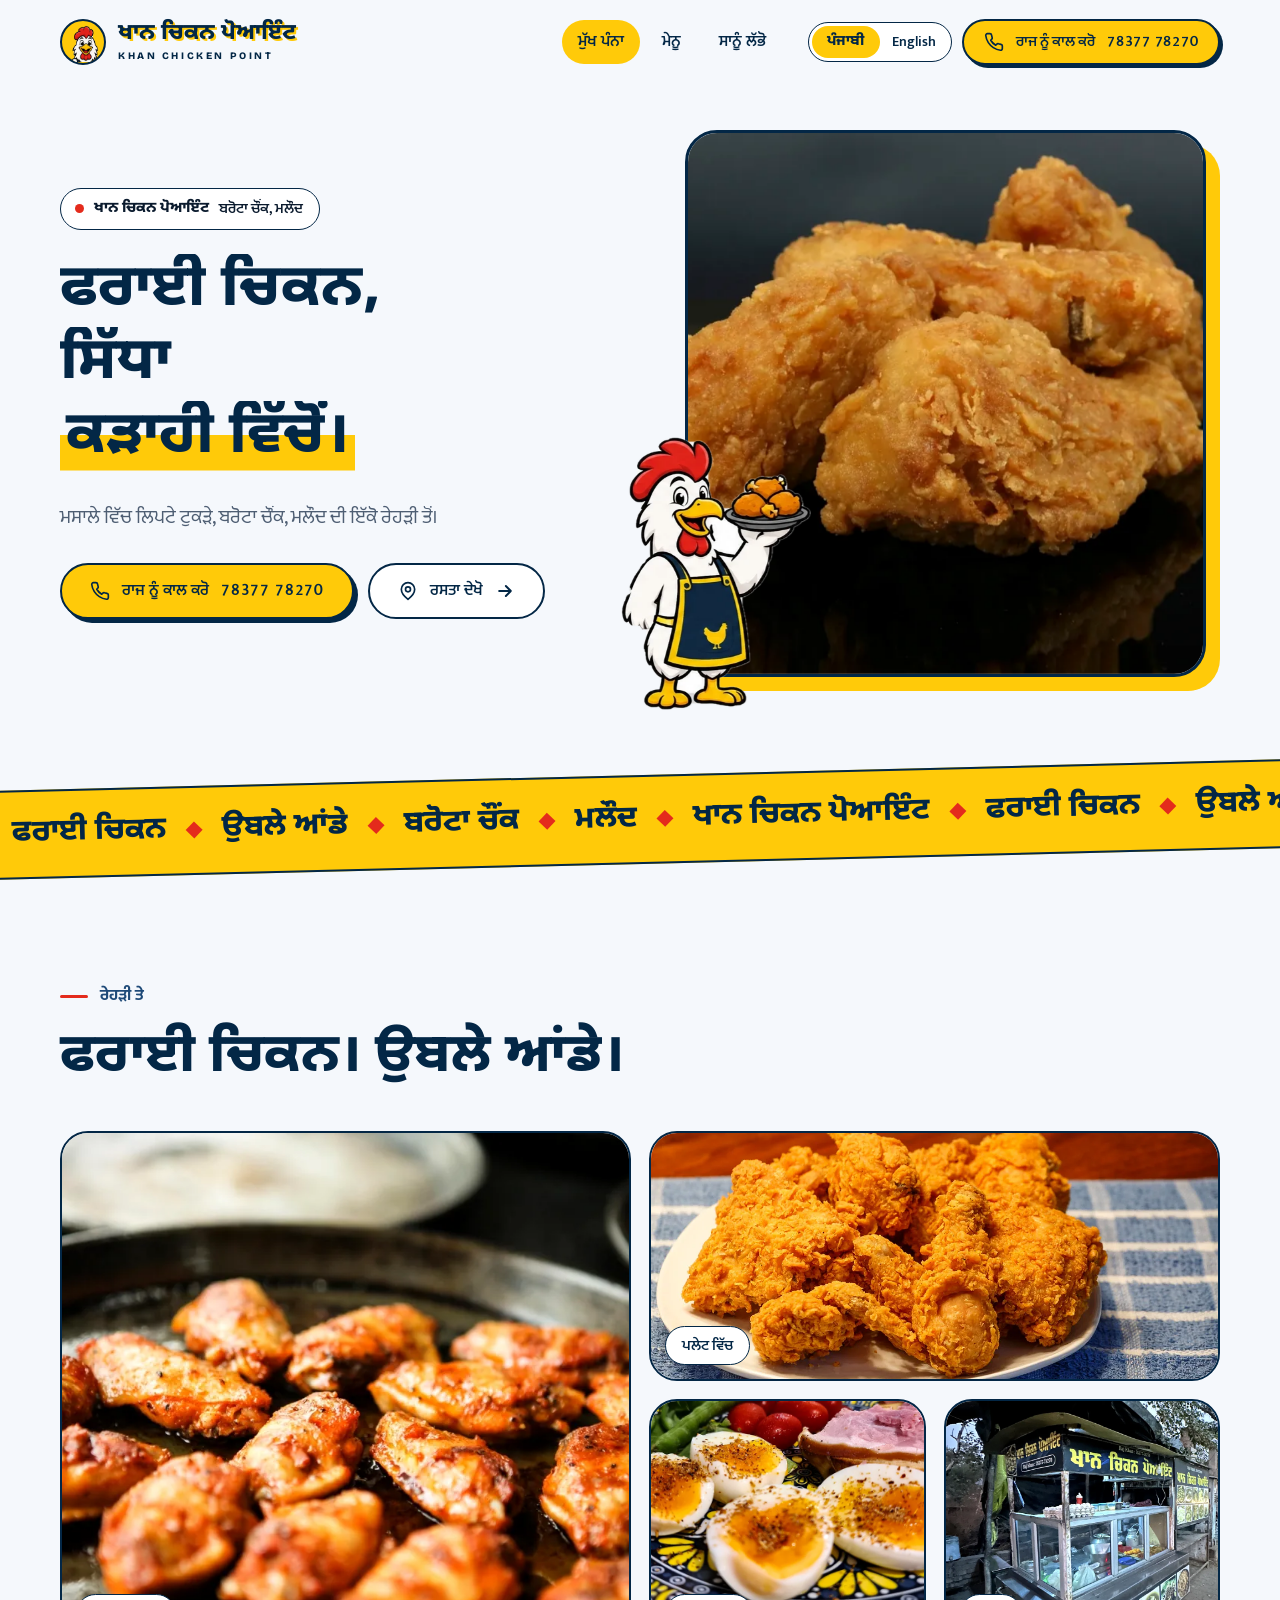
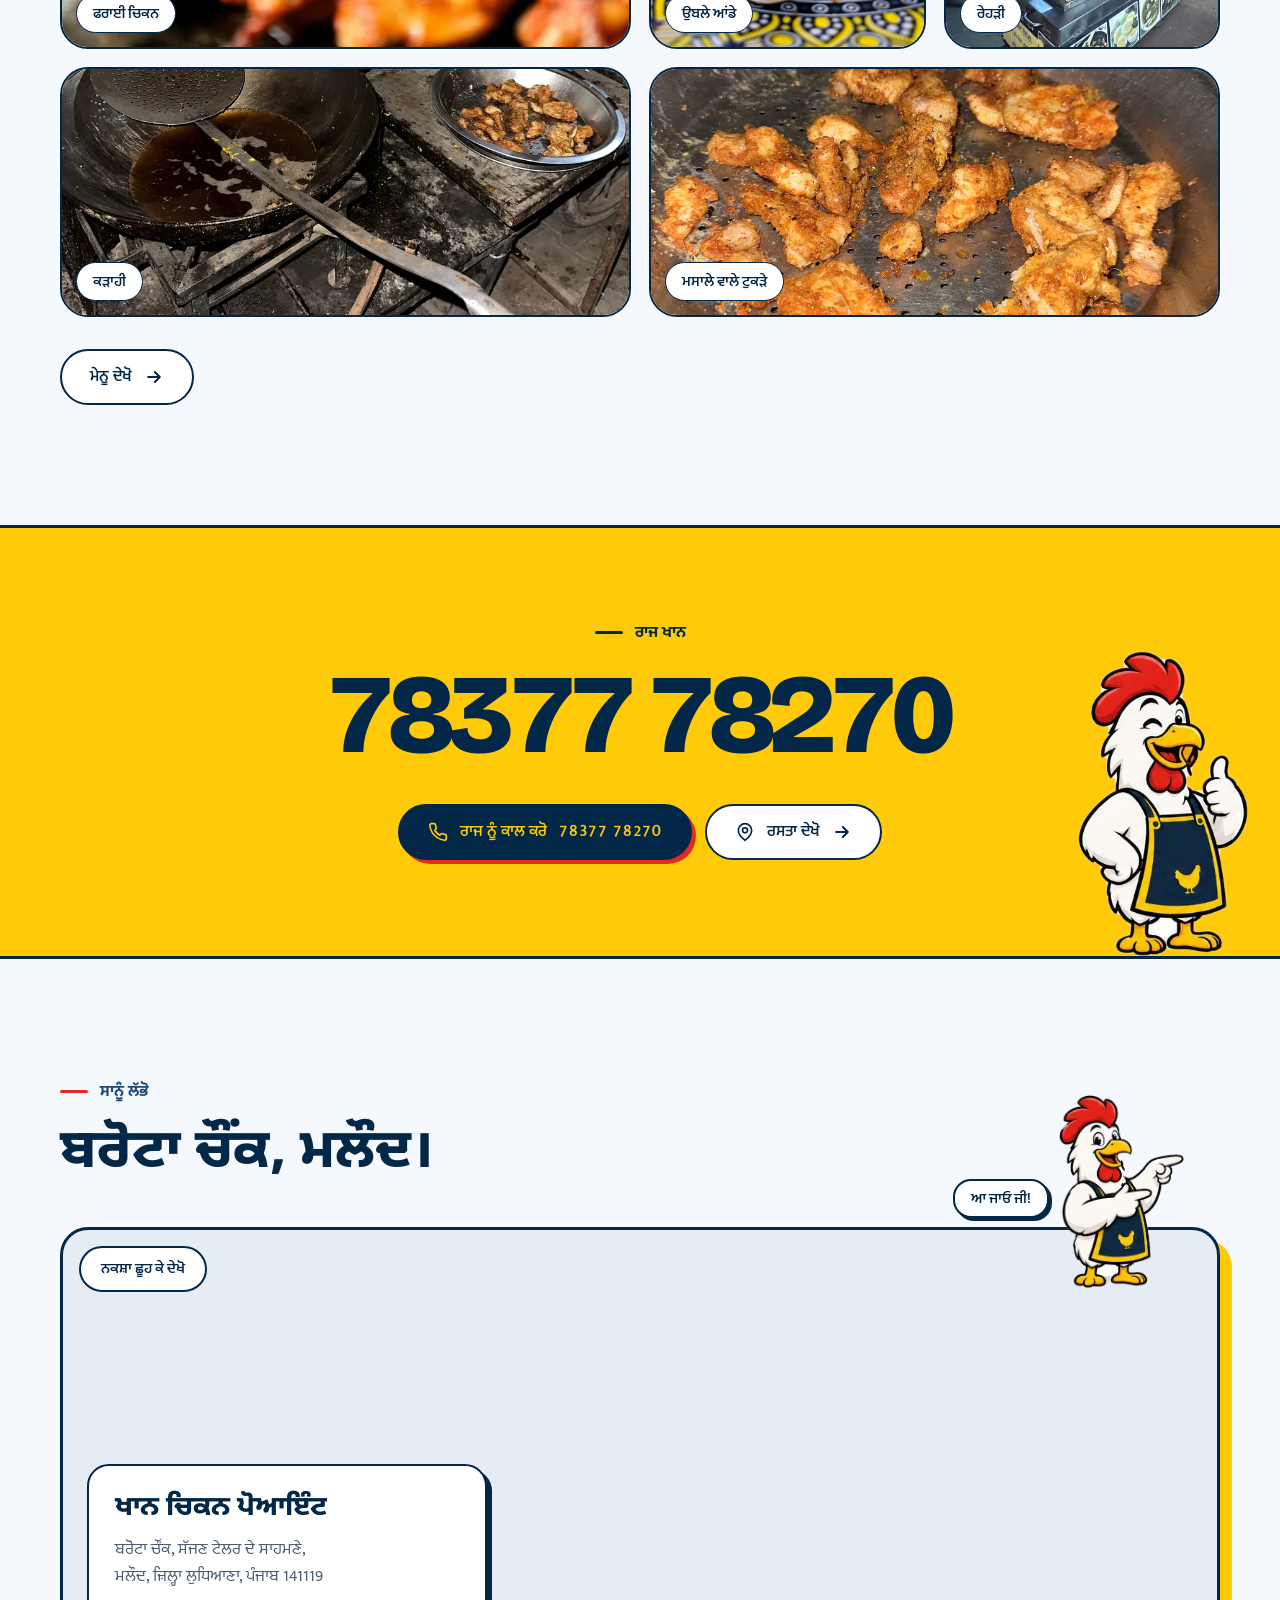
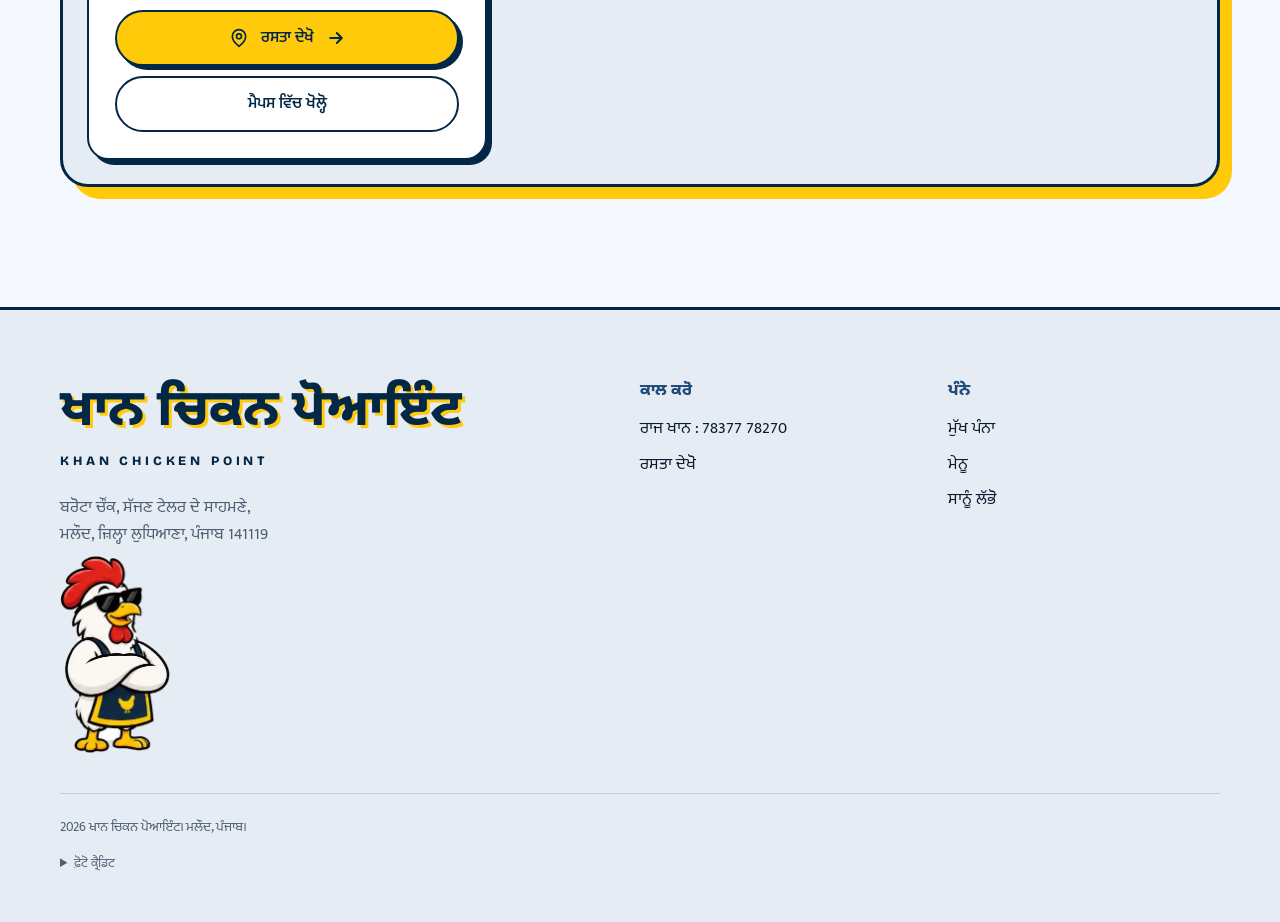
<file: index.html>
<!DOCTYPE html>
<html lang="pa">
<head>
<meta charset="utf-8">
<meta name="viewport" content="width=device-width, initial-scale=1">
<title>ਖਾਨ ਚਿਕਨ ਪੋਆਇੰਟ | ਬਰੋਟਾ ਚੌਂਕ, ਮਲੌਦ ਵਿੱਚ ਫਰਾਈ ਚਿਕਨ</title>
<meta name="description" content="ਬਰੋਟਾ ਚੌਂਕ, ਮਲੌਦ ਦੀ ਇੱਕ ਰੇਹੜੀ ਤੇ ਕੜਾਹੀ ਵਿੱਚ ਤਲਿਆ ਫਰਾਈ ਚਿਕਨ ਅਤੇ ਹੋਰ ਬਹੁਤ ਕੁਝ। ਰਾਜ ਨੂੰ 78377 78270 ਤੇ ਕਾਲ ਕਰੋ।">
<link rel="canonical" href="https://khanchickenmalaudh.pages.dev/">
<meta property="og:type" content="website">
<meta property="og:url" content="https://khanchickenmalaudh.pages.dev/">
<meta property="og:title" content="ਖਾਨ ਚਿਕਨ ਪੋਆਇੰਟ | ਬਰੋਟਾ ਚੌਂਕ, ਮਲੌਦ ਵਿੱਚ ਫਰਾਈ ਚਿਕਨ">
<meta property="og:description" content="ਬਰੋਟਾ ਚੌਂਕ, ਮਲੌਦ ਦੀ ਇੱਕ ਰੇਹੜੀ ਤੇ ਕੜਾਹੀ ਵਿੱਚ ਤਲਿਆ ਫਰਾਈ ਚਿਕਨ ਅਤੇ ਹੋਰ ਬਹੁਤ ਕੁਝ। ਰਾਜ ਨੂੰ 78377 78270 ਤੇ ਕਾਲ ਕਰੋ।">
<meta property="og:image" content="https://khanchickenmalaudh.pages.dev/og-image.jpg">
<meta name="twitter:card" content="summary_large_image">
<meta name="twitter:title" content="ਖਾਨ ਚਿਕਨ ਪੋਆਇੰਟ | ਬਰੋਟਾ ਚੌਂਕ, ਮਲੌਦ ਵਿੱਚ ਫਰਾਈ ਚਿਕਨ">
<meta name="twitter:description" content="ਬਰੋਟਾ ਚੌਂਕ, ਮਲੌਦ ਦੀ ਇੱਕ ਰੇਹੜੀ ਤੇ ਕੜਾਹੀ ਵਿੱਚ ਤਲਿਆ ਫਰਾਈ ਚਿਕਨ ਅਤੇ ਹੋਰ ਬਹੁਤ ਕੁਝ। ਰਾਜ ਨੂੰ 78377 78270 ਤੇ ਕਾਲ ਕਰੋ।">
<meta name="twitter:image" content="https://khanchickenmalaudh.pages.dev/og-image.jpg">
<meta name="theme-color" content="#FFCA09">
<link rel="icon" type="image/png" sizes="32x32" href="favicon-32.png">
<link rel="apple-touch-icon" href="apple-touch-icon.png">
<link rel="preconnect" href="https://fonts.googleapis.com">
<link rel="preconnect" href="https://fonts.gstatic.com" crossorigin>
<link href="https://fonts.googleapis.com/css2?family=Bricolage+Grotesque:wght@600;800&family=Mukta+Mahee:wght@400;600&family=Noto+Sans+Gurmukhi:wght@600;800&display=swap" rel="stylesheet">
<link rel="stylesheet" href="styles.css">
<script type="application/ld+json">
{
  "@context": "https://schema.org",
  "@type": "FoodEstablishment",
  "name": "Khan Chicken Point",
  "alternateName": "ਖਾਨ ਚਿਕਨ ਪੋਆਇੰਟ",
  "url": "https://khanchickenmalaudh.pages.dev/",
  "telephone": "+91-78377-78270",
  "image": "https://khanchickenmalaudh.pages.dev/og-image.jpg",
  "geo": { "@type": "GeoCoordinates", "latitude": 30.63662, "longitude": 75.93394 },
  "address": {
    "@type": "PostalAddress",
    "streetAddress": "Barota Chowk, in front of Sajan Tailor",
    "addressLocality": "Malaudh",
    "addressRegion": "Punjab",
    "postalCode": "141119",
    "addressCountry": "IN"
  }
}
</script>
</head>
<body data-page="home">
<a class="skip-link" href="#main" data-i18n="skip">ਮੁੱਖ ਸਮੱਗਰੀ ਤੇ ਜਾਓ</a>
<div class="progress" aria-hidden="true"></div>
<header class="site-header">
<div class="wrap">
<!-- FALLBACK WORDMARK: no real logo exists, replace if the client supplies one -->
<a class="brand" href="index.html" aria-label="ਖਾਨ ਚਿਕਨ ਪੋਆਇੰਟ, ਮੁੱਖ ਪੰਨਾ" data-i18n-aria="home_aria">
<span class="brand-ico" aria-hidden="true"><picture><source type="image/webp" srcset="images/mascot-head.webp"><img src="images/mascot-head.png" width="229" height="213" alt=""></picture></span>
<span class="wordmark"><span class="wm-pa" lang="pa">ਖਾਨ ਚਿਕਨ ਪੋਆਇੰਟ</span><span class="wm-en">KHAN CHICKEN POINT</span></span>
</a>
<nav class="site-nav" id="site-nav" aria-label="ਮੁੱਖ ਮੇਨੂ" data-i18n-aria="nav_aria">
<ul>
<li><a href="index.html" data-i18n="nav_home">ਮੁੱਖ ਪੰਨਾ</a></li>
<li><a href="menu.html" data-i18n="nav_menu">ਮੇਨੂ</a></li>
<li><a href="find-us.html" data-i18n="nav_find">ਸਾਨੂੰ ਲੱਭੋ</a></li>
</ul>
</nav>
<div class="header-tools">
<div class="lang-switch" role="group" aria-label="ਭਾਸ਼ਾ" data-i18n-aria="lang_aria" data-active="pa">
<button class="lang-btn is-active" type="button" data-lang="pa" lang="pa" aria-pressed="true">ਪੰਜਾਬੀ</button>
<button class="lang-btn" type="button" data-lang="en" lang="en" aria-pressed="false">English</button>
<span class="lang-thumb" aria-hidden="true"></span>
</div>
<a class="btn btn-primary btn-sm header-call" href="tel:+917837778270"><svg class="ico" viewBox="0 0 24 24" fill="none" stroke="currentColor" stroke-width="2" stroke-linecap="round" stroke-linejoin="round" aria-hidden="true"><path d="M22 16.9v3a2 2 0 0 1-2.2 2 19.8 19.8 0 0 1-8.6-3.1 19.5 19.5 0 0 1-6-6A19.8 19.8 0 0 1 2.1 4.2 2 2 0 0 1 4.1 2h3a2 2 0 0 1 2 1.7c.1 1 .4 1.9.7 2.8a2 2 0 0 1-.5 2.1L8.1 9.9a16 16 0 0 0 6 6l1.3-1.3a2 2 0 0 1 2.1-.4c.9.3 1.8.6 2.8.7a2 2 0 0 1 1.7 2z"/></svg><span data-i18n="call_raj">ਰਾਜ ਨੂੰ ਕਾਲ ਕਰੋ</span><span class="num">78377 78270</span></a>
<button class="nav-toggle" type="button" aria-expanded="false" aria-controls="site-nav"><span class="bars" aria-hidden="true"></span><span class="visually-hidden" data-i18n="menu_open">ਮੇਨੂ ਖੋਲ੍ਹੋ</span></button>
</div>
</div>
</header>
<main id="main">

<section class="hero" aria-labelledby="hero-title">
<div class="wrap hero-grid">
<div class="hero-copy">
<div class="chip rise d1"><span class="dot"></span><span lang="pa">ਖਾਨ ਚਿਕਨ ਪੋਆਇੰਟ</span><span data-i18n="place">ਬਰੋਟਾ ਚੌਂਕ, ਮਲੌਦ</span></div>
<h1 id="hero-title"><span class="line"><span data-i18n="h1_a">ਫਰਾਈ ਚਿਕਨ,</span></span><span class="line"><span data-i18n="h1_b">ਸਿੱਧਾ</span></span><span class="line"><span><span data-i18n="h1_c"></span><em data-i18n="h1_d">ਕੜਾਹੀ ਵਿੱਚੋਂ।</em></span></span></h1>
<p class="sub rise d2" data-i18n="hero_sub">ਮਸਾਲੇ ਵਿੱਚ ਲਿਪਟੇ ਟੁਕੜੇ, ਬਰੋਟਾ ਚੌਂਕ, ਮਲੌਦ ਦੀ ਇੱਕੋ ਰੇਹੜੀ ਤੋਂ।</p>
<div class="btn-row rise d3">
<a class="btn btn-primary" href="tel:+917837778270"><svg class="ico" viewBox="0 0 24 24" fill="none" stroke="currentColor" stroke-width="2" stroke-linecap="round" stroke-linejoin="round" aria-hidden="true"><path d="M22 16.9v3a2 2 0 0 1-2.2 2 19.8 19.8 0 0 1-8.6-3.1 19.5 19.5 0 0 1-6-6A19.8 19.8 0 0 1 2.1 4.2 2 2 0 0 1 4.1 2h3a2 2 0 0 1 2 1.7c.1 1 .4 1.9.7 2.8a2 2 0 0 1-.5 2.1L8.1 9.9a16 16 0 0 0 6 6l1.3-1.3a2 2 0 0 1 2.1-.4c.9.3 1.8.6 2.8.7a2 2 0 0 1 1.7 2z"/></svg><span data-i18n="call_raj">ਰਾਜ ਨੂੰ ਕਾਲ ਕਰੋ</span><span class="num">78377 78270</span></a>
<a class="btn btn-ghost" href="https://www.google.com/maps/dir/?api=1&destination=30.63662,75.93394"><svg class="ico" viewBox="0 0 24 24" fill="none" stroke="currentColor" stroke-width="2" stroke-linecap="round" stroke-linejoin="round" aria-hidden="true"><path d="M20 10c0 6-8 12-8 12S4 16 4 10a8 8 0 0 1 16 0z"/><circle cx="12" cy="10" r="3"/></svg><span data-i18n="directions">ਰਸਤਾ ਦੇਖੋ</span><svg class="ico arrow" viewBox="0 0 24 24" fill="none" stroke="currentColor" stroke-width="2.4" stroke-linecap="round" stroke-linejoin="round" aria-hidden="true"><path d="M5 12h14M13 6l6 6-6 6"/></svg></a>
</div>
</div>
<div class="hero-visual rise d2">
<div class="hero-media"><picture><source type="image/webp" srcset="images/hero-fried-chicken-closeup.webp 1024w" sizes="(min-width: 900px) 50vw, 100vw"><img src="images/hero-fried-chicken-closeup.jpg" srcset="images/hero-fried-chicken-closeup.jpg 1024w" sizes="(min-width: 900px) 50vw, 100vw" width="1024" height="692" alt="ਗੂੜ੍ਹੇ ਪਿਛੋਕੜ ਉੱਤੇ ਸੁਨਹਿਰੀ ਫਰਾਈ ਚਿਕਨ ਦੇ ਟੁਕੜਿਆਂ ਦੀ ਨੇੜਿਓਂ ਤਸਵੀਰ" data-i18n-alt="alt_hero" loading="eager" fetchpriority="high"></picture></div>
<div class="mascot-wrap hero-mascot pop" aria-hidden="true"><div class="bob"><picture><source type="image/webp" srcset="images/mascot-plate.webp"><img class="mascot" src="images/mascot-plate.png" width="285" height="410" alt="" loading="lazy" decoding="async"></picture></div></div>
</div>
</div>
</section>

<div class="marquee" aria-hidden="true">
<div class="marquee-track">
<div class="marquee-group"><span data-i18n="tick_chicken">ਫਰਾਈ ਚਿਕਨ</span><i></i><span data-i18n="tick_eggs">ਉਬਲੇ ਆਂਡੇ</span><i></i><span data-i18n="tick_chowk">ਬਰੋਟਾ ਚੌਂਕ</span><i></i><span data-i18n="tick_town">ਮਲੌਦ</span><i></i><span lang="pa">ਖਾਨ ਚਿਕਨ ਪੋਆਇੰਟ</span><i></i><span data-i18n="tick_chicken">ਫਰਾਈ ਚਿਕਨ</span><i></i><span data-i18n="tick_eggs">ਉਬਲੇ ਆਂਡੇ</span><i></i><span data-i18n="tick_chowk">ਬਰੋਟਾ ਚੌਂਕ</span><i></i><span data-i18n="tick_town">ਮਲੌਦ</span><i></i><span lang="pa">ਖਾਨ ਚਿਕਨ ਪੋਆਇੰਟ</span><i></i></div>
<div class="marquee-group"><span data-i18n="tick_chicken">ਫਰਾਈ ਚਿਕਨ</span><i></i><span data-i18n="tick_eggs">ਉਬਲੇ ਆਂਡੇ</span><i></i><span data-i18n="tick_chowk">ਬਰੋਟਾ ਚੌਂਕ</span><i></i><span data-i18n="tick_town">ਮਲੌਦ</span><i></i><span lang="pa">ਖਾਨ ਚਿਕਨ ਪੋਆਇੰਟ</span><i></i><span data-i18n="tick_chicken">ਫਰਾਈ ਚਿਕਨ</span><i></i><span data-i18n="tick_eggs">ਉਬਲੇ ਆਂਡੇ</span><i></i><span data-i18n="tick_chowk">ਬਰੋਟਾ ਚੌਂਕ</span><i></i><span data-i18n="tick_town">ਮਲੌਦ</span><i></i><span lang="pa">ਖਾਨ ਚਿਕਨ ਪੋਆਇੰਟ</span><i></i></div>
</div>
</div>

<section class="section" aria-labelledby="cart-title">
<div class="wrap">
<div class="section-head reveal">
<span class="eyebrow" data-i18n="cart_eyebrow">ਰੇਹੜੀ ਤੇ</span>
<h2 id="cart-title" data-i18n="cart_h2">ਫਰਾਈ ਚਿਕਨ। ਉਬਲੇ ਆਂਡੇ।</h2>
</div>
<div class="bento stagger">
<figure class="tile t-a reveal"><picture><source type="image/webp" srcset="images/masala-chicken-wings-in-pan.webp 1024w" sizes="(min-width: 900px) 50vw, 100vw"><img src="images/masala-chicken-wings-in-pan.jpg" srcset="images/masala-chicken-wings-in-pan.jpg 1024w" sizes="(min-width: 900px) 50vw, 100vw" width="1024" height="683" alt="ਕਾਲੇ ਤਵੇ ਵਿੱਚ ਪੱਕ ਰਹੇ ਲਾਲ-ਸੰਤਰੀ ਮਸਾਲੇ ਵਾਲੇ ਚਿਕਨ ਵਿੰਗਜ਼" data-i18n-alt="alt_wings" loading="lazy" decoding="async"></picture><figcaption data-i18n="cap_chicken">ਫਰਾਈ ਚਿਕਨ</figcaption></figure>
<figure class="tile t-b reveal"><picture><source type="image/webp" srcset="images/fried-chicken-on-plate.webp 1024w" sizes="(min-width: 900px) 50vw, 100vw"><img src="images/fried-chicken-on-plate.jpg" srcset="images/fried-chicken-on-plate.jpg 1024w" sizes="(min-width: 900px) 50vw, 100vw" width="1024" height="512" alt="ਚਿੱਟੀ ਪਲੇਟ ਵਿੱਚ ਸੁਨਹਿਰੀ ਫਰਾਈ ਚਿਕਨ ਦੇ ਟੁਕੜੇ" data-i18n-alt="alt_plate" loading="lazy" decoding="async"></picture><figcaption data-i18n="cap_plate">ਪਲੇਟ ਵਿੱਚ</figcaption></figure>
<figure class="tile t-c reveal"><picture><source type="image/webp" srcset="images/halved-boiled-eggs-with-spice.webp 933w" sizes="(min-width: 900px) 25vw, 50vw"><img src="images/halved-boiled-eggs-with-spice.jpg" srcset="images/halved-boiled-eggs-with-spice.jpg 933w" sizes="(min-width: 900px) 25vw, 50vw" width="933" height="594" alt="ਮਸਾਲਾ ਛਿੜਕੇ ਹੋਏ ਅੱਧੇ ਕੱਟੇ ਉਬਲੇ ਆਂਡੇ, ਪੀਲੀ ਜ਼ਰਦੀ ਸਮੇਤ" data-i18n-alt="alt_eggs" loading="lazy" decoding="async"></picture><figcaption data-i18n="cap_eggs">ਉਬਲੇ ਆਂਡੇ</figcaption></figure>
<figure class="tile t-d reveal"><picture><source type="image/webp" srcset="images/khan-chicken-point-stall-at-barota-chowk-dusk.webp 900w" sizes="(min-width: 900px) 25vw, 50vw"><img src="images/khan-chicken-point-stall-at-barota-chowk-dusk.jpg" srcset="images/khan-chicken-point-stall-at-barota-chowk-dusk.jpg 900w" sizes="(min-width: 900px) 25vw, 50vw" width="900" height="1366" alt="ਬਰੋਟਾ ਚੌਂਕ ਤੇ ਵੱਡੇ ਰੁੱਖ ਹੇਠ ਖਾਨ ਚਿਕਨ ਪੋਆਇੰਟ ਦੀ ਰੇਹੜੀ, ਕਾਲੇ ਬੋਰਡ ਉੱਤੇ ਪੀਲੇ ਗੁਰਮੁਖੀ ਅੱਖਰ" data-i18n-alt="alt_stall" loading="lazy" decoding="async"></picture><figcaption data-i18n="cap_cart">ਰੇਹੜੀ</figcaption></figure>
<figure class="tile t-e reveal"><picture><source type="image/webp" srcset="images/kadhai-and-fried-chicken-tray-on-stall-counter-900.webp 900w, images/kadhai-and-fried-chicken-tray-on-stall-counter.webp 1400w" sizes="50vw"><img src="images/kadhai-and-fried-chicken-tray-on-stall-counter.jpg" srcset="images/kadhai-and-fried-chicken-tray-on-stall-counter-900.jpg 900w, images/kadhai-and-fried-chicken-tray-on-stall-counter.jpg 1400w" sizes="50vw" width="1400" height="1056" alt="ਰੇਹੜੀ ਦੇ ਕਾਊਂਟਰ ਉੱਤੇ ਲੰਮੇ ਝਾਰੇ ਵਾਲੀ ਕਾਲੀ ਕੜਾਹੀ, ਨਾਲ ਫਰਾਈ ਚਿਕਨ ਦੀ ਸਟੀਲ ਟ੍ਰੇ" data-i18n-alt="alt_kadhai" loading="lazy" decoding="async"></picture><figcaption data-i18n="cap_kadhai">ਕੜਾਹੀ</figcaption></figure>
<figure class="tile t-f reveal"><picture><source type="image/webp" srcset="images/masala-fried-chicken-pieces-on-steel-tray-900.webp 900w, images/masala-fried-chicken-pieces-on-steel-tray.webp 1512w" sizes="50vw"><img src="images/masala-fried-chicken-pieces-on-steel-tray.jpg" srcset="images/masala-fried-chicken-pieces-on-steel-tray-900.jpg 900w, images/masala-fried-chicken-pieces-on-steel-tray.jpg 1512w" sizes="50vw" width="1512" height="1040" alt="ਖਾਨ ਚਿਕਨ ਪੋਆਇੰਟ ਦੀ ਸੁਰਾਖ਼ਾਂ ਵਾਲੀ ਸਟੀਲ ਟ੍ਰੇ ਵਿੱਚ ਮਸਾਲੇ ਵਿੱਚ ਲਿਪਟੇ ਫਰਾਈ ਚਿਕਨ ਦੇ ਟੁਕੜੇ" data-i18n-alt="alt_tray" loading="lazy" decoding="async"></picture><figcaption data-i18n="cap_masala">ਮਸਾਲੇ ਵਾਲੇ ਟੁਕੜੇ</figcaption></figure>
</div>
<div class="btn-row reveal">
<a class="btn btn-ghost" href="menu.html"><span data-i18n="see_menu">ਮੇਨੂ ਦੇਖੋ</span><svg class="ico arrow" viewBox="0 0 24 24" fill="none" stroke="currentColor" stroke-width="2.4" stroke-linecap="round" stroke-linejoin="round" aria-hidden="true"><path d="M5 12h14M13 6l6 6-6 6"/></svg></a>
</div>
</div>
</section>

<section class="call-band" aria-labelledby="call-title">
<div class="wrap reveal">
<span class="eyebrow" id="call-title" data-i18n="raj_name">ਰਾਜ ਖਾਨ</span>
<a class="big-num" href="tel:+917837778270">78377 78270</a>
<div class="btn-row">
<a class="btn btn-navy" href="tel:+917837778270"><svg class="ico" viewBox="0 0 24 24" fill="none" stroke="currentColor" stroke-width="2" stroke-linecap="round" stroke-linejoin="round" aria-hidden="true"><path d="M22 16.9v3a2 2 0 0 1-2.2 2 19.8 19.8 0 0 1-8.6-3.1 19.5 19.5 0 0 1-6-6A19.8 19.8 0 0 1 2.1 4.2 2 2 0 0 1 4.1 2h3a2 2 0 0 1 2 1.7c.1 1 .4 1.9.7 2.8a2 2 0 0 1-.5 2.1L8.1 9.9a16 16 0 0 0 6 6l1.3-1.3a2 2 0 0 1 2.1-.4c.9.3 1.8.6 2.8.7a2 2 0 0 1 1.7 2z"/></svg><span data-i18n="call_raj">ਰਾਜ ਨੂੰ ਕਾਲ ਕਰੋ</span><span class="num">78377 78270</span></a>
<a class="btn btn-ghost" href="https://www.google.com/maps/dir/?api=1&destination=30.63662,75.93394"><svg class="ico" viewBox="0 0 24 24" fill="none" stroke="currentColor" stroke-width="2" stroke-linecap="round" stroke-linejoin="round" aria-hidden="true"><path d="M20 10c0 6-8 12-8 12S4 16 4 10a8 8 0 0 1 16 0z"/><circle cx="12" cy="10" r="3"/></svg><span data-i18n="directions">ਰਸਤਾ ਦੇਖੋ</span><svg class="ico arrow" viewBox="0 0 24 24" fill="none" stroke="currentColor" stroke-width="2.4" stroke-linecap="round" stroke-linejoin="round" aria-hidden="true"><path d="M5 12h14M13 6l6 6-6 6"/></svg></a>
</div>
<div class="mascot-wrap band-mascot" aria-hidden="true"><div class="bob"><picture><source type="image/webp" srcset="images/mascot-thumbs-up.webp"><img class="mascot" src="images/mascot-thumbs-up.png" width="236" height="424" alt="" loading="lazy" decoding="async"></picture></div></div>
</div>
</section>

<section class="section" aria-labelledby="find-title">
<div class="wrap">
<div class="section-head reveal">
<span class="eyebrow" data-i18n="find_eyebrow">ਸਾਨੂੰ ਲੱਭੋ</span>
<h2 id="find-title" data-i18n="place_dot">ਬਰੋਟਾ ਚੌਂਕ, ਮਲੌਦ।</h2>
</div>
<div class="reveal"><div class="map-stage">
<div class="map-mascot" aria-hidden="true"><span class="bubble" data-i18n="come_on">ਆ ਜਾਓ ਜੀ!</span><div class="bob"><picture><source type="image/webp" srcset="images/mascot-pointing.webp"><img class="mascot" src="images/mascot-pointing.png" width="269" height="416" alt="" loading="lazy" decoding="async"></picture></div></div>
<div class="map-card locked">
<iframe src="https://www.google.com/maps?q=30.63662,75.93394&output=embed" title="ਬਰੋਟਾ ਚੌਂਕ, ਮਲੌਦ ਵਿੱਚ ਖਾਨ ਚਿਕਨ ਪੋਆਇੰਟ ਦਾ ਨਕਸ਼ਾ" data-i18n-title="map_title" loading="lazy" referrerpolicy="no-referrer-when-downgrade"></iframe>
<button class="btn btn-ghost btn-sm map-unlock" type="button" data-i18n="map_unlock">ਨਕਸ਼ਾ ਛੂਹ ਕੇ ਦੇਖੋ</button>
<div class="map-info">
<h3 data-i18n="brand">ਖਾਨ ਚਿਕਨ ਪੋਆਇੰਟ</h3>
<address data-i18n-html="addr_html">ਬਰੋਟਾ ਚੌਂਕ, ਸੱਜਣ ਟੇਲਰ ਦੇ ਸਾਹਮਣੇ,<br>ਮਲੌਦ, ਜ਼ਿਲ੍ਹਾ ਲੁਧਿਆਣਾ, ਪੰਜਾਬ 141119</address>
<div class="btn-row">
<a class="btn btn-primary" href="https://www.google.com/maps/dir/?api=1&destination=30.63662,75.93394"><svg class="ico" viewBox="0 0 24 24" fill="none" stroke="currentColor" stroke-width="2" stroke-linecap="round" stroke-linejoin="round" aria-hidden="true"><path d="M20 10c0 6-8 12-8 12S4 16 4 10a8 8 0 0 1 16 0z"/><circle cx="12" cy="10" r="3"/></svg><span data-i18n="directions">ਰਸਤਾ ਦੇਖੋ</span><svg class="ico arrow" viewBox="0 0 24 24" fill="none" stroke="currentColor" stroke-width="2.4" stroke-linecap="round" stroke-linejoin="round" aria-hidden="true"><path d="M5 12h14M13 6l6 6-6 6"/></svg></a>
<a class="btn btn-ghost" href="https://www.google.com/maps/search/?api=1&query=30.63662,75.93394"><span data-i18n="open_maps">ਮੈਪਸ ਵਿੱਚ ਖੋਲ੍ਹੋ</span></a>
</div>
</div>
</div>
</div></div>
</div>
</section>

</main>
<footer class="site-footer">
<div class="wrap">
<div class="footer-grid">
<div class="footer-brand">
<!-- FALLBACK WORDMARK: no real logo exists, replace if the client supplies one -->
<span class="wm-big" lang="pa">ਖਾਨ ਚਿਕਨ ਪੋਆਇੰਟ</span>
<span class="wm-sub">KHAN CHICKEN POINT</span>
<address data-i18n-html="addr_html">ਬਰੋਟਾ ਚੌਂਕ, ਸੱਜਣ ਟੇਲਰ ਦੇ ਸਾਹਮਣੇ,<br>ਮਲੌਦ, ਜ਼ਿਲ੍ਹਾ ਲੁਧਿਆਣਾ, ਪੰਜਾਬ 141119</address>
<div class="mascot-wrap footer-mascot" aria-hidden="true"><div class="bob"><picture><source type="image/webp" srcset="images/mascot-sunglasses.webp"><img class="mascot" src="images/mascot-sunglasses.png" width="222" height="397" alt="" loading="lazy" decoding="async"></picture></div></div>
</div>
<div>
<h2 data-i18n="foot_call">ਕਾਲ ਕਰੋ</h2>
<ul>
<li><a href="tel:+917837778270"><span data-i18n="foot_raj">ਰਾਜ ਖਾਨ</span> : 78377 78270</a></li>
<li><a href="https://www.google.com/maps/dir/?api=1&destination=30.63662,75.93394"><span data-i18n="directions">ਰਸਤਾ ਦੇਖੋ</span></a></li>
</ul>
</div>
<div>
<h2 data-i18n="foot_pages">ਪੰਨੇ</h2>
<ul>
<li><a href="index.html" data-i18n="nav_home">ਮੁੱਖ ਪੰਨਾ</a></li>
<li><a href="menu.html" data-i18n="nav_menu">ਮੇਨੂ</a></li>
<li><a href="find-us.html" data-i18n="nav_find">ਸਾਨੂੰ ਲੱਭੋ</a></li>
</ul>
</div>
</div>
<p class="legal" data-i18n="legal">2026 ਖਾਨ ਚਿਕਨ ਪੋਆਇੰਟ। ਮਲੌਦ, ਪੰਜਾਬ।</p>
<details class="credits">
<summary data-i18n="credits">ਫ਼ੋਟੋ ਕ੍ਰੈਡਿਟ</summary>
<ul>
<li data-i18n="credit_own">ਰੇਹੜੀ, ਕੜਾਹੀ, ਬੋਰਡ ਅਤੇ ਪਲੇਟ ਦੀਆਂ ਫ਼ੋਟੋਆਂ: ਖਾਨ ਚਿਕਨ ਪੋਆਇੰਟ।</li>
<li>Fried chicken close-up and masala wings: rawpixel, CC0 (<a href="https://www.rawpixel.com/image/5937247/free-public-domain-cc0-photo">1</a>, <a href="https://www.rawpixel.com/image/5968196/cooking-chicken-wings">2</a>).</li>
<li>Fried chicken on a plate: Flickr user f0976531950131, public domain (<a href="https://www.flickr.com/photos/203130278@N08/54970438978">source</a>).</li>
<li>Halved boiled eggs: David Jackmanson, <a href="https://creativecommons.org/licenses/by/2.0/">CC BY 2.0</a> (<a href="https://www.flickr.com/photos/58301516@N00/54417578567">source</a>).</li>
</ul>
</details>
</div>
</footer>
<div class="call-bar">
<a class="btn btn-primary" href="tel:+917837778270"><svg class="ico" viewBox="0 0 24 24" fill="none" stroke="currentColor" stroke-width="2" stroke-linecap="round" stroke-linejoin="round" aria-hidden="true"><path d="M22 16.9v3a2 2 0 0 1-2.2 2 19.8 19.8 0 0 1-8.6-3.1 19.5 19.5 0 0 1-6-6A19.8 19.8 0 0 1 2.1 4.2 2 2 0 0 1 4.1 2h3a2 2 0 0 1 2 1.7c.1 1 .4 1.9.7 2.8a2 2 0 0 1-.5 2.1L8.1 9.9a16 16 0 0 0 6 6l1.3-1.3a2 2 0 0 1 2.1-.4c.9.3 1.8.6 2.8.7a2 2 0 0 1 1.7 2z"/></svg><span data-i18n="call_raj">ਰਾਜ ਨੂੰ ਕਾਲ ਕਰੋ</span><span class="num">78377 78270</span></a>
<a class="btn btn-ghost" href="https://www.google.com/maps/dir/?api=1&destination=30.63662,75.93394" aria-label="ਰਸਤਾ ਦੇਖੋ" data-i18n-aria="directions"><svg class="ico" viewBox="0 0 24 24" fill="none" stroke="currentColor" stroke-width="2" stroke-linecap="round" stroke-linejoin="round" aria-hidden="true"><path d="M20 10c0 6-8 12-8 12S4 16 4 10a8 8 0 0 1 16 0z"/><circle cx="12" cy="10" r="3"/></svg></a>
</div>
<script src="lang.js" defer></script>
<script src="main.js" defer></script>
</body>
</html>
</file>
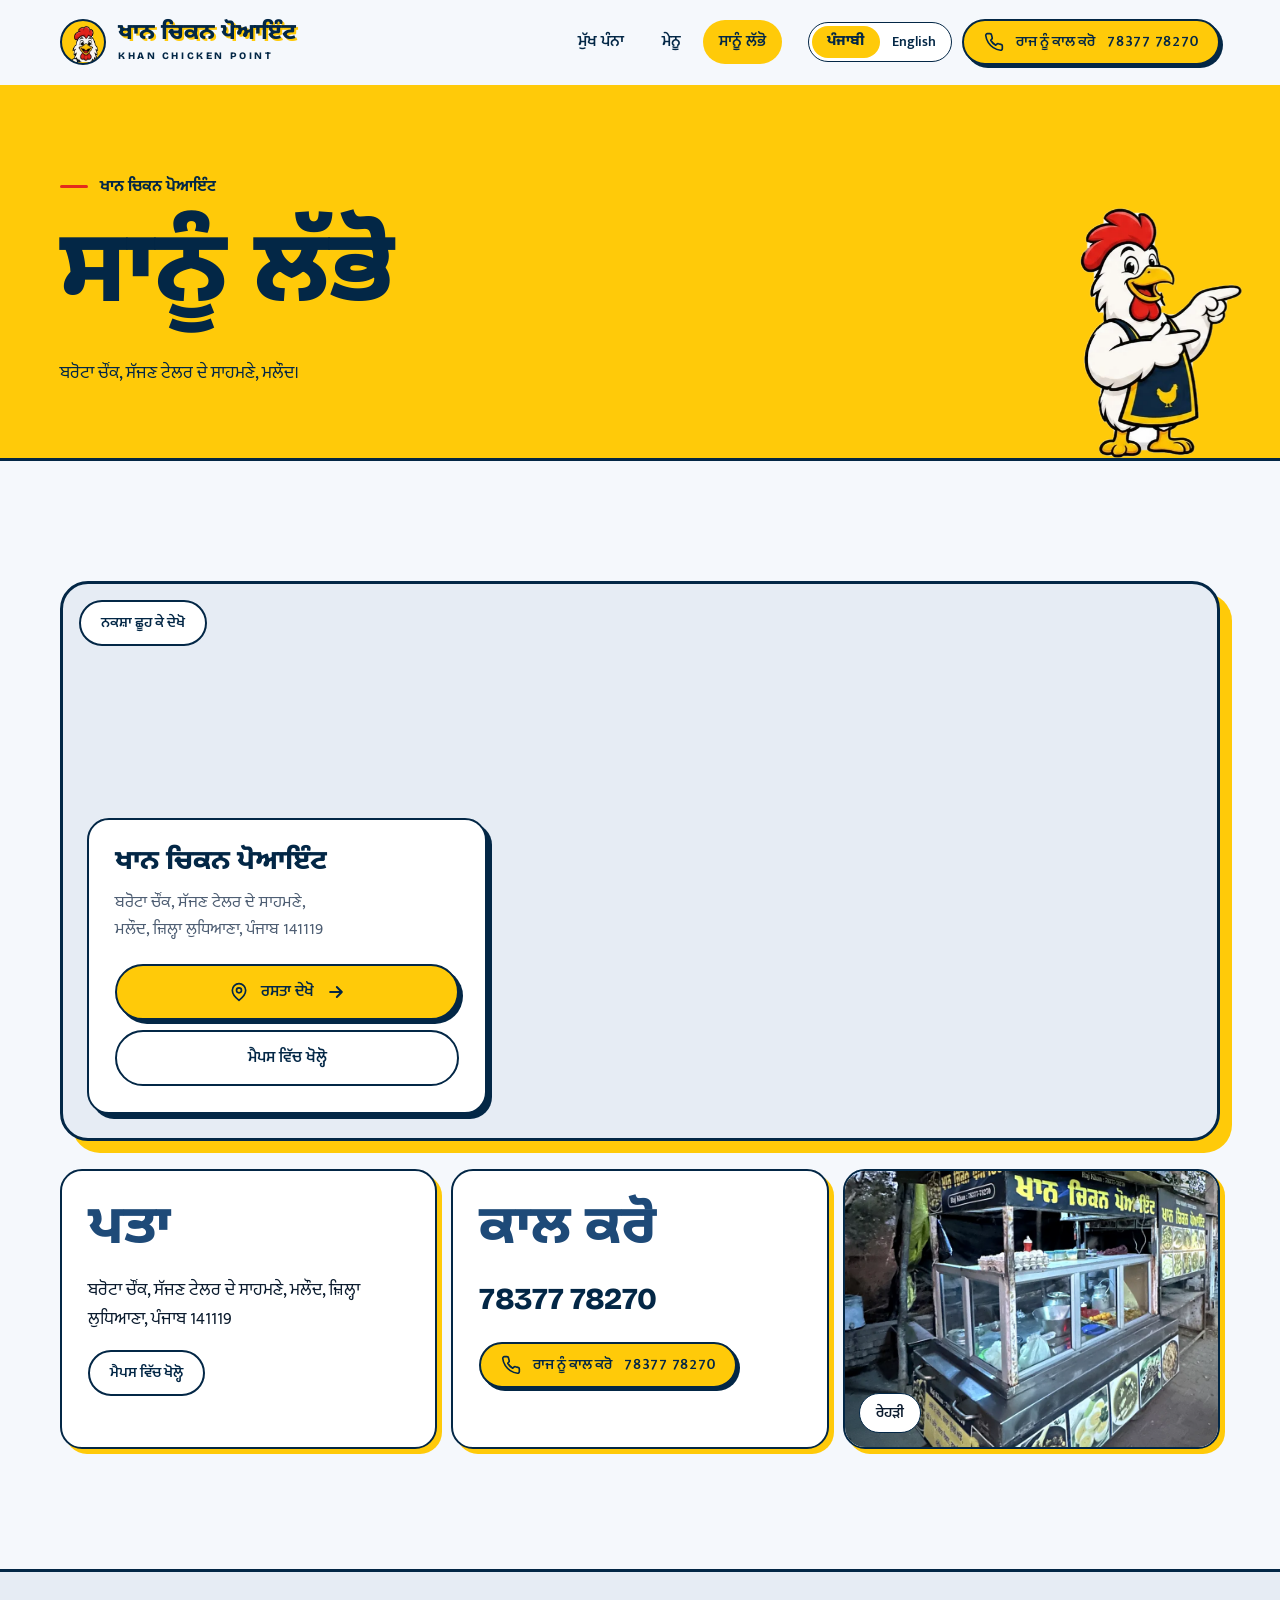
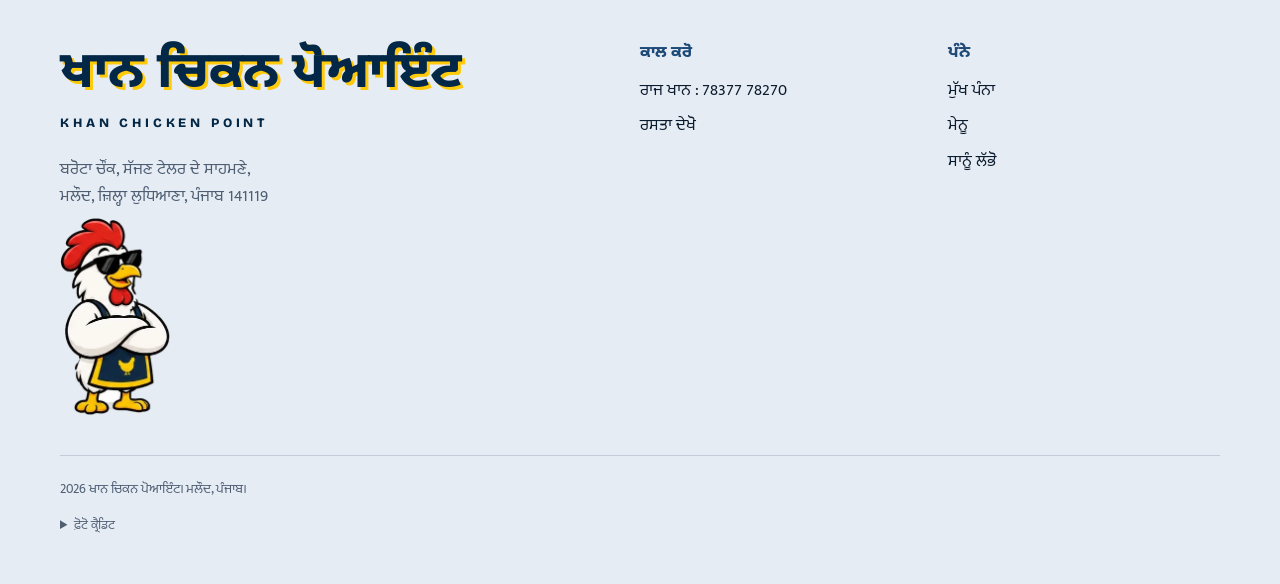
<file: find-us.html>
<!DOCTYPE html>
<html lang="pa">
<head>
<meta charset="utf-8">
<meta name="viewport" content="width=device-width, initial-scale=1">
<title>ਸਾਨੂੰ ਲੱਭੋ | ਖਾਨ ਚਿਕਨ ਪੋਆਇੰਟ, ਬਰੋਟਾ ਚੌਂਕ, ਮਲੌਦ</title>
<meta name="description" content="ਖਾਨ ਚਿਕਨ ਪੋਆਇੰਟ ਬਰੋਟਾ ਚੌਂਕ, ਸੱਜਣ ਟੇਲਰ ਦੇ ਸਾਹਮਣੇ, ਮਲੌਦ, ਜ਼ਿਲ੍ਹਾ ਲੁਧਿਆਣਾ ਵਿੱਚ ਹੈ। ਨਕਸ਼ਾ ਅਤੇ ਰਸਤਾ।">
<link rel="canonical" href="https://khanchickenmalaudh.pages.dev/find-us.html">
<meta property="og:type" content="website">
<meta property="og:url" content="https://khanchickenmalaudh.pages.dev/find-us.html">
<meta property="og:title" content="ਸਾਨੂੰ ਲੱਭੋ | ਖਾਨ ਚਿਕਨ ਪੋਆਇੰਟ, ਬਰੋਟਾ ਚੌਂਕ, ਮਲੌਦ">
<meta property="og:description" content="ਖਾਨ ਚਿਕਨ ਪੋਆਇੰਟ ਬਰੋਟਾ ਚੌਂਕ, ਸੱਜਣ ਟੇਲਰ ਦੇ ਸਾਹਮਣੇ, ਮਲੌਦ, ਜ਼ਿਲ੍ਹਾ ਲੁਧਿਆਣਾ ਵਿੱਚ ਹੈ। ਨਕਸ਼ਾ ਅਤੇ ਰਸਤਾ।">
<meta property="og:image" content="https://khanchickenmalaudh.pages.dev/og-image.jpg">
<meta name="twitter:card" content="summary_large_image">
<meta name="twitter:title" content="ਸਾਨੂੰ ਲੱਭੋ | ਖਾਨ ਚਿਕਨ ਪੋਆਇੰਟ, ਬਰੋਟਾ ਚੌਂਕ, ਮਲੌਦ">
<meta name="twitter:description" content="ਖਾਨ ਚਿਕਨ ਪੋਆਇੰਟ ਬਰੋਟਾ ਚੌਂਕ, ਸੱਜਣ ਟੇਲਰ ਦੇ ਸਾਹਮਣੇ, ਮਲੌਦ, ਜ਼ਿਲ੍ਹਾ ਲੁਧਿਆਣਾ ਵਿੱਚ ਹੈ। ਨਕਸ਼ਾ ਅਤੇ ਰਸਤਾ।">
<meta name="twitter:image" content="https://khanchickenmalaudh.pages.dev/og-image.jpg">
<meta name="theme-color" content="#FFCA09">
<link rel="icon" type="image/png" sizes="32x32" href="favicon-32.png">
<link rel="apple-touch-icon" href="apple-touch-icon.png">
<link rel="preconnect" href="https://fonts.googleapis.com">
<link rel="preconnect" href="https://fonts.gstatic.com" crossorigin>
<link href="https://fonts.googleapis.com/css2?family=Bricolage+Grotesque:wght@600;800&family=Mukta+Mahee:wght@400;600&family=Noto+Sans+Gurmukhi:wght@600;800&display=swap" rel="stylesheet">
<link rel="stylesheet" href="styles.css">
</head>
<body data-page="find">
<a class="skip-link" href="#main" data-i18n="skip">ਮੁੱਖ ਸਮੱਗਰੀ ਤੇ ਜਾਓ</a>
<div class="progress" aria-hidden="true"></div>
<header class="site-header">
<div class="wrap">
<!-- FALLBACK WORDMARK: no real logo exists, replace if the client supplies one -->
<a class="brand" href="index.html" aria-label="ਖਾਨ ਚਿਕਨ ਪੋਆਇੰਟ, ਮੁੱਖ ਪੰਨਾ" data-i18n-aria="home_aria">
<span class="brand-ico" aria-hidden="true"><picture><source type="image/webp" srcset="images/mascot-head.webp"><img src="images/mascot-head.png" width="229" height="213" alt=""></picture></span>
<span class="wordmark"><span class="wm-pa" lang="pa">ਖਾਨ ਚਿਕਨ ਪੋਆਇੰਟ</span><span class="wm-en">KHAN CHICKEN POINT</span></span>
</a>
<nav class="site-nav" id="site-nav" aria-label="ਮੁੱਖ ਮੇਨੂ" data-i18n-aria="nav_aria">
<ul>
<li><a href="index.html" data-i18n="nav_home">ਮੁੱਖ ਪੰਨਾ</a></li>
<li><a href="menu.html" data-i18n="nav_menu">ਮੇਨੂ</a></li>
<li><a href="find-us.html" data-i18n="nav_find">ਸਾਨੂੰ ਲੱਭੋ</a></li>
</ul>
</nav>
<div class="header-tools">
<div class="lang-switch" role="group" aria-label="ਭਾਸ਼ਾ" data-i18n-aria="lang_aria" data-active="pa">
<button class="lang-btn is-active" type="button" data-lang="pa" lang="pa" aria-pressed="true">ਪੰਜਾਬੀ</button>
<button class="lang-btn" type="button" data-lang="en" lang="en" aria-pressed="false">English</button>
<span class="lang-thumb" aria-hidden="true"></span>
</div>
<a class="btn btn-primary btn-sm header-call" href="tel:+917837778270"><svg class="ico" viewBox="0 0 24 24" fill="none" stroke="currentColor" stroke-width="2" stroke-linecap="round" stroke-linejoin="round" aria-hidden="true"><path d="M22 16.9v3a2 2 0 0 1-2.2 2 19.8 19.8 0 0 1-8.6-3.1 19.5 19.5 0 0 1-6-6A19.8 19.8 0 0 1 2.1 4.2 2 2 0 0 1 4.1 2h3a2 2 0 0 1 2 1.7c.1 1 .4 1.9.7 2.8a2 2 0 0 1-.5 2.1L8.1 9.9a16 16 0 0 0 6 6l1.3-1.3a2 2 0 0 1 2.1-.4c.9.3 1.8.6 2.8.7a2 2 0 0 1 1.7 2z"/></svg><span data-i18n="call_raj">ਰਾਜ ਨੂੰ ਕਾਲ ਕਰੋ</span><span class="num">78377 78270</span></a>
<button class="nav-toggle" type="button" aria-expanded="false" aria-controls="site-nav"><span class="bars" aria-hidden="true"></span><span class="visually-hidden" data-i18n="menu_open">ਮੇਨੂ ਖੋਲ੍ਹੋ</span></button>
</div>
</div>
</header>
<main id="main">

<section class="page-hero" aria-labelledby="find-title">
<div class="wrap">
<span class="eyebrow rise d1" data-i18n="brand">ਖਾਨ ਚਿਕਨ ਪੋਆਇੰਟ</span>
<h1 id="find-title" class="rise d2" data-i18n="find_h1">ਸਾਨੂੰ ਲੱਭੋ</h1>
<p class="rise d3" data-i18n="addr_short">ਬਰੋਟਾ ਚੌਂਕ, ਸੱਜਣ ਟੇਲਰ ਦੇ ਸਾਹਮਣੇ, ਮਲੌਦ।</p>
</div>
<div class="mascot-wrap page-mascot pop" aria-hidden="true"><div class="bob"><picture><source type="image/webp" srcset="images/mascot-pointing.webp"><img class="mascot" src="images/mascot-pointing.png" width="269" height="416" alt="" loading="lazy" decoding="async"></picture></div></div>
</section>

<section class="section" aria-label="Map">
<div class="wrap">
<div class="reveal"><div class="map-stage">

<div class="map-card locked">
<iframe src="https://www.google.com/maps?q=30.63662,75.93394&output=embed" title="ਬਰੋਟਾ ਚੌਂਕ, ਮਲੌਦ ਵਿੱਚ ਖਾਨ ਚਿਕਨ ਪੋਆਇੰਟ ਦਾ ਨਕਸ਼ਾ" data-i18n-title="map_title" loading="lazy" referrerpolicy="no-referrer-when-downgrade"></iframe>
<button class="btn btn-ghost btn-sm map-unlock" type="button" data-i18n="map_unlock">ਨਕਸ਼ਾ ਛੂਹ ਕੇ ਦੇਖੋ</button>
<div class="map-info">
<h3 data-i18n="brand">ਖਾਨ ਚਿਕਨ ਪੋਆਇੰਟ</h3>
<address data-i18n-html="addr_html">ਬਰੋਟਾ ਚੌਂਕ, ਸੱਜਣ ਟੇਲਰ ਦੇ ਸਾਹਮਣੇ,<br>ਮਲੌਦ, ਜ਼ਿਲ੍ਹਾ ਲੁਧਿਆਣਾ, ਪੰਜਾਬ 141119</address>
<div class="btn-row">
<a class="btn btn-primary" href="https://www.google.com/maps/dir/?api=1&destination=30.63662,75.93394"><svg class="ico" viewBox="0 0 24 24" fill="none" stroke="currentColor" stroke-width="2" stroke-linecap="round" stroke-linejoin="round" aria-hidden="true"><path d="M20 10c0 6-8 12-8 12S4 16 4 10a8 8 0 0 1 16 0z"/><circle cx="12" cy="10" r="3"/></svg><span data-i18n="directions">ਰਸਤਾ ਦੇਖੋ</span><svg class="ico arrow" viewBox="0 0 24 24" fill="none" stroke="currentColor" stroke-width="2.4" stroke-linecap="round" stroke-linejoin="round" aria-hidden="true"><path d="M5 12h14M13 6l6 6-6 6"/></svg></a>
<a class="btn btn-ghost" href="https://www.google.com/maps/search/?api=1&query=30.63662,75.93394"><span data-i18n="open_maps">ਮੈਪਸ ਵਿੱਚ ਖੋਲ੍ਹੋ</span></a>
</div>
</div>
</div>
</div></div>
<div class="info-grid stagger">
<div class="info-tile reveal">
<h2 data-i18n="tile_address">ਪਤਾ</h2>
<address data-i18n="addr_line">ਬਰੋਟਾ ਚੌਂਕ, ਸੱਜਣ ਟੇਲਰ ਦੇ ਸਾਹਮਣੇ, ਮਲੌਦ, ਜ਼ਿਲ੍ਹਾ ਲੁਧਿਆਣਾ, ਪੰਜਾਬ 141119</address>
<a class="btn btn-ghost btn-sm" href="https://www.google.com/maps/search/?api=1&query=30.63662,75.93394"><span data-i18n="open_maps">ਮੈਪਸ ਵਿੱਚ ਖੋਲ੍ਹੋ</span></a>
</div>
<div class="info-tile reveal">
<h2 data-i18n="call">ਕਾਲ ਕਰੋ</h2>
<a class="tel" href="tel:+917837778270">78377 78270</a>
<a class="btn btn-primary btn-sm" href="tel:+917837778270"><svg class="ico" viewBox="0 0 24 24" fill="none" stroke="currentColor" stroke-width="2" stroke-linecap="round" stroke-linejoin="round" aria-hidden="true"><path d="M22 16.9v3a2 2 0 0 1-2.2 2 19.8 19.8 0 0 1-8.6-3.1 19.5 19.5 0 0 1-6-6A19.8 19.8 0 0 1 2.1 4.2 2 2 0 0 1 4.1 2h3a2 2 0 0 1 2 1.7c.1 1 .4 1.9.7 2.8a2 2 0 0 1-.5 2.1L8.1 9.9a16 16 0 0 0 6 6l1.3-1.3a2 2 0 0 1 2.1-.4c.9.3 1.8.6 2.8.7a2 2 0 0 1 1.7 2z"/></svg><span data-i18n="call_raj">ਰਾਜ ਨੂੰ ਕਾਲ ਕਰੋ</span><span class="num">78377 78270</span></a>
</div>
<div class="info-tile photo-tile reveal"><picture><source type="image/webp" srcset="images/khan-chicken-point-stall-at-barota-chowk-dusk.webp 900w" sizes="(min-width: 700px) 33vw, 100vw"><img src="images/khan-chicken-point-stall-at-barota-chowk-dusk.jpg" srcset="images/khan-chicken-point-stall-at-barota-chowk-dusk.jpg 900w" sizes="(min-width: 700px) 33vw, 100vw" width="900" height="1366" alt="ਬਰੋਟਾ ਚੌਂਕ ਤੇ ਵੱਡੇ ਰੁੱਖ ਹੇਠ ਖਾਨ ਚਿਕਨ ਪੋਆਇੰਟ ਦੀ ਰੇਹੜੀ, ਕਾਲੇ ਬੋਰਡ ਉੱਤੇ ਪੀਲੇ ਗੁਰਮੁਖੀ ਅੱਖਰ" data-i18n-alt="alt_stall" loading="lazy" decoding="async"></picture><span data-i18n="cap_cart">ਰੇਹੜੀ</span></div>
</div>
</div>
</section>

</main>
<footer class="site-footer">
<div class="wrap">
<div class="footer-grid">
<div class="footer-brand">
<!-- FALLBACK WORDMARK: no real logo exists, replace if the client supplies one -->
<span class="wm-big" lang="pa">ਖਾਨ ਚਿਕਨ ਪੋਆਇੰਟ</span>
<span class="wm-sub">KHAN CHICKEN POINT</span>
<address data-i18n-html="addr_html">ਬਰੋਟਾ ਚੌਂਕ, ਸੱਜਣ ਟੇਲਰ ਦੇ ਸਾਹਮਣੇ,<br>ਮਲੌਦ, ਜ਼ਿਲ੍ਹਾ ਲੁਧਿਆਣਾ, ਪੰਜਾਬ 141119</address>
<div class="mascot-wrap footer-mascot" aria-hidden="true"><div class="bob"><picture><source type="image/webp" srcset="images/mascot-sunglasses.webp"><img class="mascot" src="images/mascot-sunglasses.png" width="222" height="397" alt="" loading="lazy" decoding="async"></picture></div></div>
</div>
<div>
<h2 data-i18n="foot_call">ਕਾਲ ਕਰੋ</h2>
<ul>
<li><a href="tel:+917837778270"><span data-i18n="foot_raj">ਰਾਜ ਖਾਨ</span> : 78377 78270</a></li>
<li><a href="https://www.google.com/maps/dir/?api=1&destination=30.63662,75.93394"><span data-i18n="directions">ਰਸਤਾ ਦੇਖੋ</span></a></li>
</ul>
</div>
<div>
<h2 data-i18n="foot_pages">ਪੰਨੇ</h2>
<ul>
<li><a href="index.html" data-i18n="nav_home">ਮੁੱਖ ਪੰਨਾ</a></li>
<li><a href="menu.html" data-i18n="nav_menu">ਮੇਨੂ</a></li>
<li><a href="find-us.html" data-i18n="nav_find">ਸਾਨੂੰ ਲੱਭੋ</a></li>
</ul>
</div>
</div>
<p class="legal" data-i18n="legal">2026 ਖਾਨ ਚਿਕਨ ਪੋਆਇੰਟ। ਮਲੌਦ, ਪੰਜਾਬ।</p>
<details class="credits">
<summary data-i18n="credits">ਫ਼ੋਟੋ ਕ੍ਰੈਡਿਟ</summary>
<ul>
<li data-i18n="credit_own">ਰੇਹੜੀ, ਕੜਾਹੀ, ਬੋਰਡ ਅਤੇ ਪਲੇਟ ਦੀਆਂ ਫ਼ੋਟੋਆਂ: ਖਾਨ ਚਿਕਨ ਪੋਆਇੰਟ।</li>
<li>Fried chicken close-up and masala wings: rawpixel, CC0 (<a href="https://www.rawpixel.com/image/5937247/free-public-domain-cc0-photo">1</a>, <a href="https://www.rawpixel.com/image/5968196/cooking-chicken-wings">2</a>).</li>
<li>Fried chicken on a plate: Flickr user f0976531950131, public domain (<a href="https://www.flickr.com/photos/203130278@N08/54970438978">source</a>).</li>
<li>Halved boiled eggs: David Jackmanson, <a href="https://creativecommons.org/licenses/by/2.0/">CC BY 2.0</a> (<a href="https://www.flickr.com/photos/58301516@N00/54417578567">source</a>).</li>
</ul>
</details>
</div>
</footer>
<div class="call-bar">
<a class="btn btn-primary" href="tel:+917837778270"><svg class="ico" viewBox="0 0 24 24" fill="none" stroke="currentColor" stroke-width="2" stroke-linecap="round" stroke-linejoin="round" aria-hidden="true"><path d="M22 16.9v3a2 2 0 0 1-2.2 2 19.8 19.8 0 0 1-8.6-3.1 19.5 19.5 0 0 1-6-6A19.8 19.8 0 0 1 2.1 4.2 2 2 0 0 1 4.1 2h3a2 2 0 0 1 2 1.7c.1 1 .4 1.9.7 2.8a2 2 0 0 1-.5 2.1L8.1 9.9a16 16 0 0 0 6 6l1.3-1.3a2 2 0 0 1 2.1-.4c.9.3 1.8.6 2.8.7a2 2 0 0 1 1.7 2z"/></svg><span data-i18n="call_raj">ਰਾਜ ਨੂੰ ਕਾਲ ਕਰੋ</span><span class="num">78377 78270</span></a>
<a class="btn btn-ghost" href="https://www.google.com/maps/dir/?api=1&destination=30.63662,75.93394" aria-label="ਰਸਤਾ ਦੇਖੋ" data-i18n-aria="directions"><svg class="ico" viewBox="0 0 24 24" fill="none" stroke="currentColor" stroke-width="2" stroke-linecap="round" stroke-linejoin="round" aria-hidden="true"><path d="M20 10c0 6-8 12-8 12S4 16 4 10a8 8 0 0 1 16 0z"/><circle cx="12" cy="10" r="3"/></svg></a>
</div>
<script src="lang.js" defer></script>
<script src="main.js" defer></script>
</body>
</html>
</file>
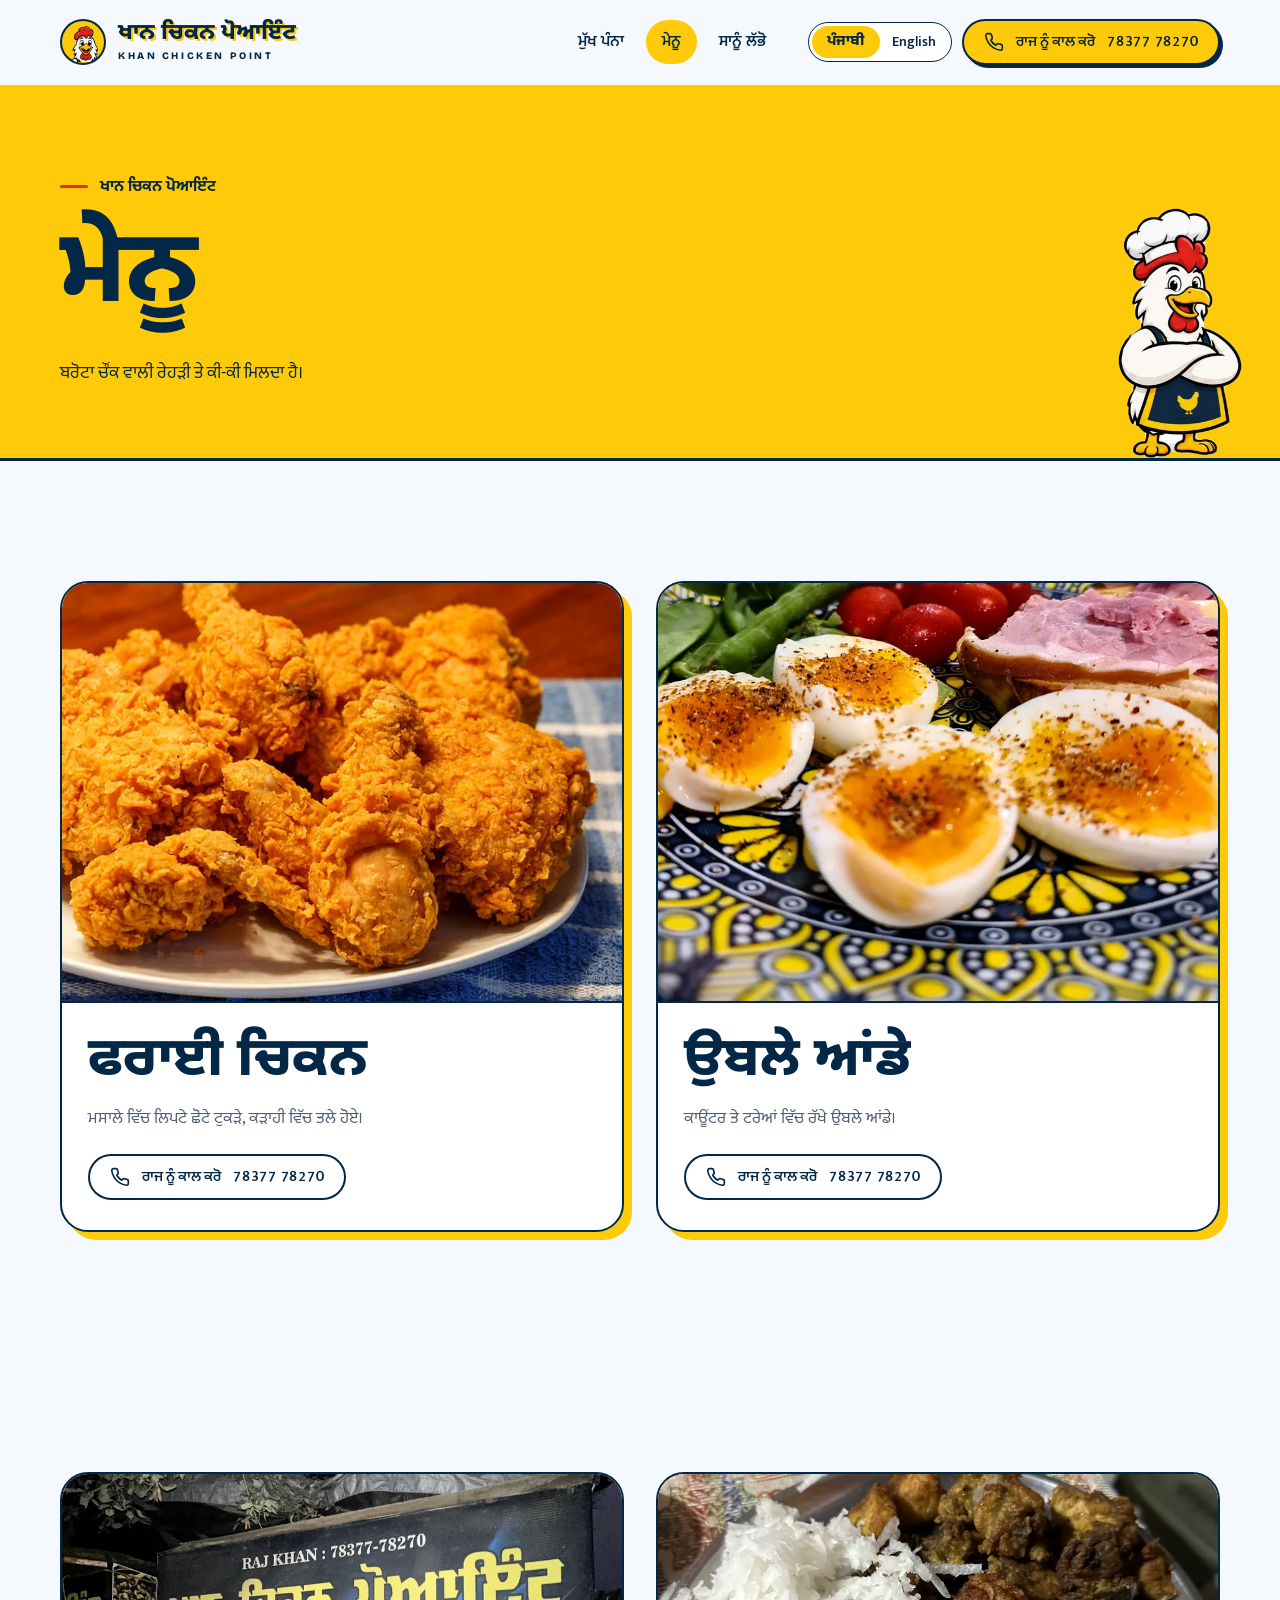
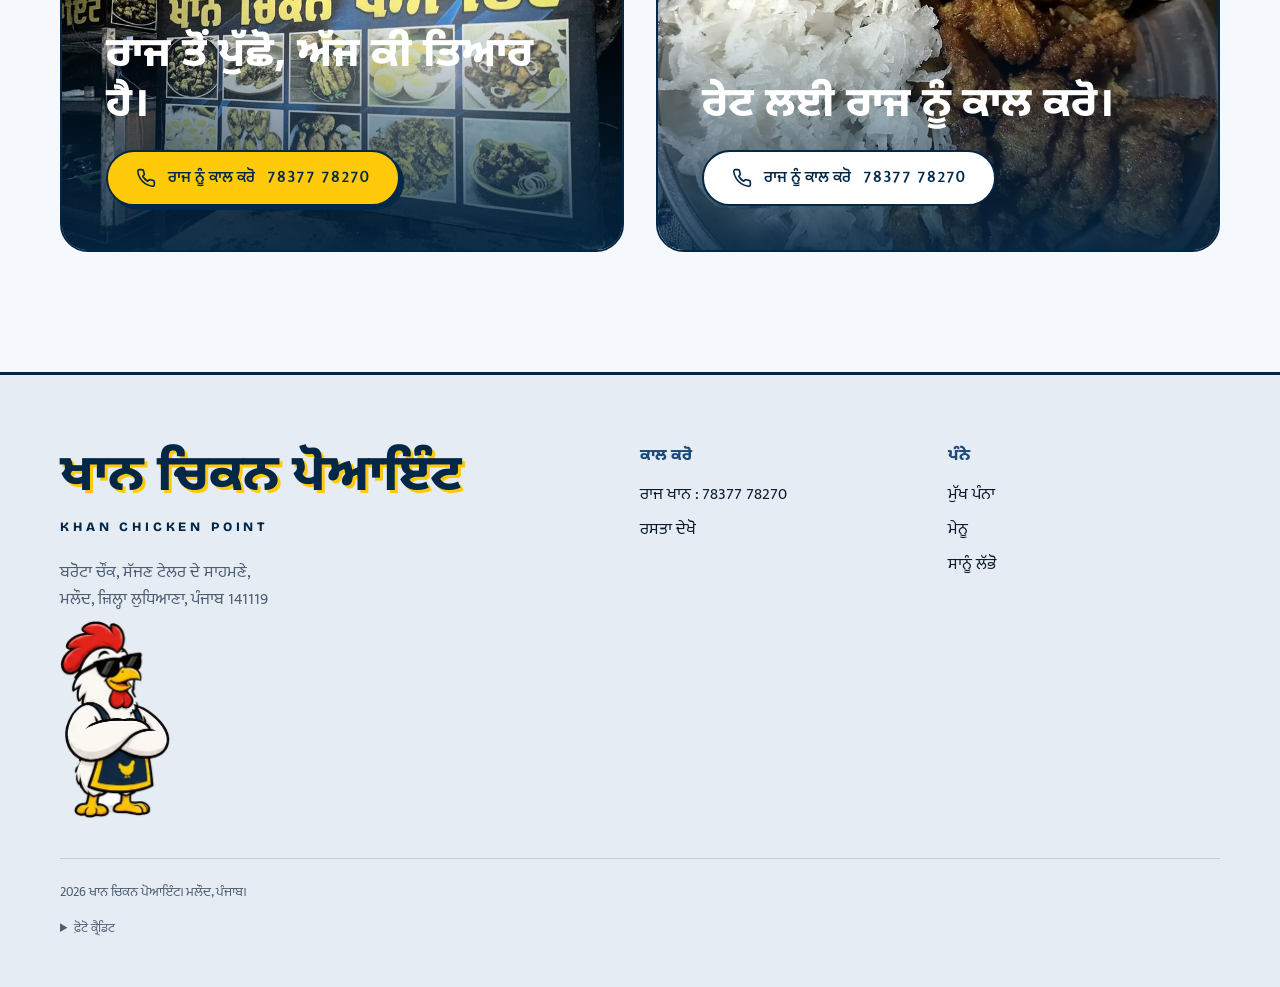
<file: menu.html>
<!DOCTYPE html>
<html lang="pa">
<head>
<meta charset="utf-8">
<meta name="viewport" content="width=device-width, initial-scale=1">
<title>ਮੇਨੂ | ਖਾਨ ਚਿਕਨ ਪੋਆਇੰਟ, ਮਲੌਦ</title>
<meta name="description" content="ਬਰੋਟਾ ਚੌਂਕ, ਮਲੌਦ ਦੀ ਰੇਹੜੀ ਤੇ ਕੀ ਮਿਲਦਾ ਹੈ: ਕੜਾਹੀ ਵਿੱਚ ਤਲਿਆ ਫਰਾਈ ਚਿਕਨ ਅਤੇ ਉਬਲੇ ਆਂਡੇ। ਅੱਜ ਕੀ ਤਿਆਰ ਹੈ, ਰਾਜ ਨੂੰ 78377 78270 ਤੇ ਪੁੱਛੋ।">
<link rel="canonical" href="https://khanchickenmalaudh.pages.dev/menu.html">
<meta property="og:type" content="website">
<meta property="og:url" content="https://khanchickenmalaudh.pages.dev/menu.html">
<meta property="og:title" content="ਮੇਨੂ | ਖਾਨ ਚਿਕਨ ਪੋਆਇੰਟ, ਮਲੌਦ">
<meta property="og:description" content="ਬਰੋਟਾ ਚੌਂਕ, ਮਲੌਦ ਦੀ ਰੇਹੜੀ ਤੇ ਕੀ ਮਿਲਦਾ ਹੈ: ਕੜਾਹੀ ਵਿੱਚ ਤਲਿਆ ਫਰਾਈ ਚਿਕਨ ਅਤੇ ਉਬਲੇ ਆਂਡੇ। ਅੱਜ ਕੀ ਤਿਆਰ ਹੈ, ਰਾਜ ਨੂੰ 78377 78270 ਤੇ ਪੁੱਛੋ।">
<meta property="og:image" content="https://khanchickenmalaudh.pages.dev/og-image.jpg">
<meta name="twitter:card" content="summary_large_image">
<meta name="twitter:title" content="ਮੇਨੂ | ਖਾਨ ਚਿਕਨ ਪੋਆਇੰਟ, ਮਲੌਦ">
<meta name="twitter:description" content="ਬਰੋਟਾ ਚੌਂਕ, ਮਲੌਦ ਦੀ ਰੇਹੜੀ ਤੇ ਕੀ ਮਿਲਦਾ ਹੈ: ਕੜਾਹੀ ਵਿੱਚ ਤਲਿਆ ਫਰਾਈ ਚਿਕਨ ਅਤੇ ਉਬਲੇ ਆਂਡੇ। ਅੱਜ ਕੀ ਤਿਆਰ ਹੈ, ਰਾਜ ਨੂੰ 78377 78270 ਤੇ ਪੁੱਛੋ।">
<meta name="twitter:image" content="https://khanchickenmalaudh.pages.dev/og-image.jpg">
<meta name="theme-color" content="#FFCA09">
<link rel="icon" type="image/png" sizes="32x32" href="favicon-32.png">
<link rel="apple-touch-icon" href="apple-touch-icon.png">
<link rel="preconnect" href="https://fonts.googleapis.com">
<link rel="preconnect" href="https://fonts.gstatic.com" crossorigin>
<link href="https://fonts.googleapis.com/css2?family=Bricolage+Grotesque:wght@600;800&family=Mukta+Mahee:wght@400;600&family=Noto+Sans+Gurmukhi:wght@600;800&display=swap" rel="stylesheet">
<link rel="stylesheet" href="styles.css">
</head>
<body data-page="menu">
<a class="skip-link" href="#main" data-i18n="skip">ਮੁੱਖ ਸਮੱਗਰੀ ਤੇ ਜਾਓ</a>
<div class="progress" aria-hidden="true"></div>
<header class="site-header">
<div class="wrap">
<!-- FALLBACK WORDMARK: no real logo exists, replace if the client supplies one -->
<a class="brand" href="index.html" aria-label="ਖਾਨ ਚਿਕਨ ਪੋਆਇੰਟ, ਮੁੱਖ ਪੰਨਾ" data-i18n-aria="home_aria">
<span class="brand-ico" aria-hidden="true"><picture><source type="image/webp" srcset="images/mascot-head.webp"><img src="images/mascot-head.png" width="229" height="213" alt=""></picture></span>
<span class="wordmark"><span class="wm-pa" lang="pa">ਖਾਨ ਚਿਕਨ ਪੋਆਇੰਟ</span><span class="wm-en">KHAN CHICKEN POINT</span></span>
</a>
<nav class="site-nav" id="site-nav" aria-label="ਮੁੱਖ ਮੇਨੂ" data-i18n-aria="nav_aria">
<ul>
<li><a href="index.html" data-i18n="nav_home">ਮੁੱਖ ਪੰਨਾ</a></li>
<li><a href="menu.html" data-i18n="nav_menu">ਮੇਨੂ</a></li>
<li><a href="find-us.html" data-i18n="nav_find">ਸਾਨੂੰ ਲੱਭੋ</a></li>
</ul>
</nav>
<div class="header-tools">
<div class="lang-switch" role="group" aria-label="ਭਾਸ਼ਾ" data-i18n-aria="lang_aria" data-active="pa">
<button class="lang-btn is-active" type="button" data-lang="pa" lang="pa" aria-pressed="true">ਪੰਜਾਬੀ</button>
<button class="lang-btn" type="button" data-lang="en" lang="en" aria-pressed="false">English</button>
<span class="lang-thumb" aria-hidden="true"></span>
</div>
<a class="btn btn-primary btn-sm header-call" href="tel:+917837778270"><svg class="ico" viewBox="0 0 24 24" fill="none" stroke="currentColor" stroke-width="2" stroke-linecap="round" stroke-linejoin="round" aria-hidden="true"><path d="M22 16.9v3a2 2 0 0 1-2.2 2 19.8 19.8 0 0 1-8.6-3.1 19.5 19.5 0 0 1-6-6A19.8 19.8 0 0 1 2.1 4.2 2 2 0 0 1 4.1 2h3a2 2 0 0 1 2 1.7c.1 1 .4 1.9.7 2.8a2 2 0 0 1-.5 2.1L8.1 9.9a16 16 0 0 0 6 6l1.3-1.3a2 2 0 0 1 2.1-.4c.9.3 1.8.6 2.8.7a2 2 0 0 1 1.7 2z"/></svg><span data-i18n="call_raj">ਰਾਜ ਨੂੰ ਕਾਲ ਕਰੋ</span><span class="num">78377 78270</span></a>
<button class="nav-toggle" type="button" aria-expanded="false" aria-controls="site-nav"><span class="bars" aria-hidden="true"></span><span class="visually-hidden" data-i18n="menu_open">ਮੇਨੂ ਖੋਲ੍ਹੋ</span></button>
</div>
</div>
</header>
<main id="main">

<section class="page-hero" aria-labelledby="menu-title">
<div class="wrap">
<span class="eyebrow rise d1" data-i18n="brand">ਖਾਨ ਚਿਕਨ ਪੋਆਇੰਟ</span>
<h1 id="menu-title" class="rise d2" data-i18n="menu_h1">ਮੇਨੂ</h1>
<p class="rise d3" data-i18n="menu_p">ਬਰੋਟਾ ਚੌਂਕ ਵਾਲੀ ਰੇਹੜੀ ਤੇ ਕੀ-ਕੀ ਮਿਲਦਾ ਹੈ।</p>
</div>
<div class="mascot-wrap page-mascot pop" aria-hidden="true"><div class="bob"><picture><source type="image/webp" srcset="images/mascot-chef.webp"><img class="mascot" src="images/mascot-chef.png" width="218" height="440" alt="" loading="lazy" decoding="async"></picture></div></div>
</section>

<section class="section" aria-label="Menu">
<div class="wrap">
<div class="menu-grid stagger">
<article class="menu-card reveal" data-tilt>
<div class="mc-img"><picture><source type="image/webp" srcset="images/fried-chicken-on-plate.webp 1024w" sizes="(min-width: 700px) 50vw, 100vw"><img src="images/fried-chicken-on-plate.jpg" srcset="images/fried-chicken-on-plate.jpg 1024w" sizes="(min-width: 700px) 50vw, 100vw" width="1024" height="512" alt="ਚਿੱਟੀ ਪਲੇਟ ਵਿੱਚ ਸੁਨਹਿਰੀ ਫਰਾਈ ਚਿਕਨ ਦੇ ਟੁਕੜੇ" data-i18n-alt="alt_plate" loading="lazy" decoding="async"></picture></div>
<div class="mc-body">
<h2 data-i18n="item_chicken">ਫਰਾਈ ਚਿਕਨ</h2>
<p data-i18n="item_chicken_d">ਮਸਾਲੇ ਵਿੱਚ ਲਿਪਟੇ ਛੋਟੇ ਟੁਕੜੇ, ਕੜਾਹੀ ਵਿੱਚ ਤਲੇ ਹੋਏ।</p>
<div class="price-row"><span class="price"></span><a class="btn btn-ghost btn-sm" href="tel:+917837778270"><svg class="ico" viewBox="0 0 24 24" fill="none" stroke="currentColor" stroke-width="2" stroke-linecap="round" stroke-linejoin="round" aria-hidden="true"><path d="M22 16.9v3a2 2 0 0 1-2.2 2 19.8 19.8 0 0 1-8.6-3.1 19.5 19.5 0 0 1-6-6A19.8 19.8 0 0 1 2.1 4.2 2 2 0 0 1 4.1 2h3a2 2 0 0 1 2 1.7c.1 1 .4 1.9.7 2.8a2 2 0 0 1-.5 2.1L8.1 9.9a16 16 0 0 0 6 6l1.3-1.3a2 2 0 0 1 2.1-.4c.9.3 1.8.6 2.8.7a2 2 0 0 1 1.7 2z"/></svg><span data-i18n="call_raj">ਰਾਜ ਨੂੰ ਕਾਲ ਕਰੋ</span><span class="num">78377 78270</span></a></div>
</div>
</article>
<article class="menu-card reveal" data-tilt>
<div class="mc-img"><picture><source type="image/webp" srcset="images/halved-boiled-eggs-with-spice.webp 933w" sizes="(min-width: 700px) 50vw, 100vw"><img src="images/halved-boiled-eggs-with-spice.jpg" srcset="images/halved-boiled-eggs-with-spice.jpg 933w" sizes="(min-width: 700px) 50vw, 100vw" width="933" height="594" alt="ਮਸਾਲਾ ਛਿੜਕੇ ਹੋਏ ਅੱਧੇ ਕੱਟੇ ਉਬਲੇ ਆਂਡੇ, ਪੀਲੀ ਜ਼ਰਦੀ ਸਮੇਤ" data-i18n-alt="alt_eggs" loading="lazy" decoding="async"></picture></div>
<div class="mc-body">
<h2 data-i18n="item_eggs">ਉਬਲੇ ਆਂਡੇ</h2>
<p data-i18n="item_eggs_d">ਕਾਊਂਟਰ ਤੇ ਟਰੇਆਂ ਵਿੱਚ ਰੱਖੇ ਉਬਲੇ ਆਂਡੇ।</p>
<div class="price-row"><span class="price"></span><a class="btn btn-ghost btn-sm" href="tel:+917837778270"><svg class="ico" viewBox="0 0 24 24" fill="none" stroke="currentColor" stroke-width="2" stroke-linecap="round" stroke-linejoin="round" aria-hidden="true"><path d="M22 16.9v3a2 2 0 0 1-2.2 2 19.8 19.8 0 0 1-8.6-3.1 19.5 19.5 0 0 1-6-6A19.8 19.8 0 0 1 2.1 4.2 2 2 0 0 1 4.1 2h3a2 2 0 0 1 2 1.7c.1 1 .4 1.9.7 2.8a2 2 0 0 1-.5 2.1L8.1 9.9a16 16 0 0 0 6 6l1.3-1.3a2 2 0 0 1 2.1-.4c.9.3 1.8.6 2.8.7a2 2 0 0 1 1.7 2z"/></svg><span data-i18n="call_raj">ਰਾਜ ਨੂੰ ਕਾਲ ਕਰੋ</span><span class="num">78377 78270</span></a></div>
</div>
</article>
</div>
</div>
</section>

<section class="section menu-banners" aria-label="Photos">
<div class="wrap">
<div class="menu-grid stagger">
<div class="banner reveal"><picture><source type="image/webp" srcset="images/khan-chicken-point-board-with-dish-photos-900.webp 900w, images/khan-chicken-point-board-with-dish-photos.webp 1400w" sizes="(min-width: 700px) 50vw, 100vw"><img src="images/khan-chicken-point-board-with-dish-photos.jpg" srcset="images/khan-chicken-point-board-with-dish-photos-900.jpg 900w, images/khan-chicken-point-board-with-dish-photos.jpg 1400w" sizes="(min-width: 700px) 50vw, 100vw" width="1400" height="1222" alt="ਰਾਤ ਵੇਲੇ ਖਾਨ ਚਿਕਨ ਪੋਆਇੰਟ ਦਾ ਬੋਰਡ, ਫ਼ੋਨ ਨੰਬਰ ਅਤੇ ਦਸ ਛਪੀਆਂ ਪਕਵਾਨਾਂ ਦੀਆਂ ਤਸਵੀਰਾਂ ਸਮੇਤ" data-i18n-alt="alt_board" loading="lazy" decoding="async"></picture>
<div class="banner-body"><h2 data-i18n="ban_ready">ਰਾਜ ਤੋਂ ਪੁੱਛੋ, ਅੱਜ ਕੀ ਤਿਆਰ ਹੈ।</h2><a class="btn btn-primary" href="tel:+917837778270"><svg class="ico" viewBox="0 0 24 24" fill="none" stroke="currentColor" stroke-width="2" stroke-linecap="round" stroke-linejoin="round" aria-hidden="true"><path d="M22 16.9v3a2 2 0 0 1-2.2 2 19.8 19.8 0 0 1-8.6-3.1 19.5 19.5 0 0 1-6-6A19.8 19.8 0 0 1 2.1 4.2 2 2 0 0 1 4.1 2h3a2 2 0 0 1 2 1.7c.1 1 .4 1.9.7 2.8a2 2 0 0 1-.5 2.1L8.1 9.9a16 16 0 0 0 6 6l1.3-1.3a2 2 0 0 1 2.1-.4c.9.3 1.8.6 2.8.7a2 2 0 0 1 1.7 2z"/></svg><span data-i18n="call_raj">ਰਾਜ ਨੂੰ ਕਾਲ ਕਰੋ</span><span class="num">78377 78270</span></a></div></div>
<div class="banner reveal"><picture><source type="image/webp" srcset="images/fried-chicken-with-grated-radish-on-steel-plate-900.webp 900w, images/fried-chicken-with-grated-radish-on-steel-plate.webp 1000w" sizes="(min-width: 700px) 50vw, 100vw"><img src="images/fried-chicken-with-grated-radish-on-steel-plate.jpg" srcset="images/fried-chicken-with-grated-radish-on-steel-plate-900.jpg 900w, images/fried-chicken-with-grated-radish-on-steel-plate.jpg 1000w" sizes="(min-width: 700px) 50vw, 100vw" width="1000" height="979" alt="ਸਟੀਲ ਦੀ ਪਲੇਟ ਵਿੱਚ ਫਰਾਈ ਚਿਕਨ ਦੇ ਟੁਕੜੇ ਅਤੇ ਕੱਦੂਕਸ ਕੀਤੀ ਚਿੱਟੀ ਮੂਲੀ" data-i18n-alt="alt_radish" loading="lazy" decoding="async"></picture>
<div class="banner-body"><h2 data-i18n="ban_price">ਰੇਟ ਲਈ ਰਾਜ ਨੂੰ ਕਾਲ ਕਰੋ।</h2><a class="btn btn-ghost" href="tel:+917837778270"><svg class="ico" viewBox="0 0 24 24" fill="none" stroke="currentColor" stroke-width="2" stroke-linecap="round" stroke-linejoin="round" aria-hidden="true"><path d="M22 16.9v3a2 2 0 0 1-2.2 2 19.8 19.8 0 0 1-8.6-3.1 19.5 19.5 0 0 1-6-6A19.8 19.8 0 0 1 2.1 4.2 2 2 0 0 1 4.1 2h3a2 2 0 0 1 2 1.7c.1 1 .4 1.9.7 2.8a2 2 0 0 1-.5 2.1L8.1 9.9a16 16 0 0 0 6 6l1.3-1.3a2 2 0 0 1 2.1-.4c.9.3 1.8.6 2.8.7a2 2 0 0 1 1.7 2z"/></svg><span data-i18n="call_raj">ਰਾਜ ਨੂੰ ਕਾਲ ਕਰੋ</span><span class="num">78377 78270</span></a></div></div>
</div>
</div>
</section>

</main>
<footer class="site-footer">
<div class="wrap">
<div class="footer-grid">
<div class="footer-brand">
<!-- FALLBACK WORDMARK: no real logo exists, replace if the client supplies one -->
<span class="wm-big" lang="pa">ਖਾਨ ਚਿਕਨ ਪੋਆਇੰਟ</span>
<span class="wm-sub">KHAN CHICKEN POINT</span>
<address data-i18n-html="addr_html">ਬਰੋਟਾ ਚੌਂਕ, ਸੱਜਣ ਟੇਲਰ ਦੇ ਸਾਹਮਣੇ,<br>ਮਲੌਦ, ਜ਼ਿਲ੍ਹਾ ਲੁਧਿਆਣਾ, ਪੰਜਾਬ 141119</address>
<div class="mascot-wrap footer-mascot" aria-hidden="true"><div class="bob"><picture><source type="image/webp" srcset="images/mascot-sunglasses.webp"><img class="mascot" src="images/mascot-sunglasses.png" width="222" height="397" alt="" loading="lazy" decoding="async"></picture></div></div>
</div>
<div>
<h2 data-i18n="foot_call">ਕਾਲ ਕਰੋ</h2>
<ul>
<li><a href="tel:+917837778270"><span data-i18n="foot_raj">ਰਾਜ ਖਾਨ</span> : 78377 78270</a></li>
<li><a href="https://www.google.com/maps/dir/?api=1&destination=30.63662,75.93394"><span data-i18n="directions">ਰਸਤਾ ਦੇਖੋ</span></a></li>
</ul>
</div>
<div>
<h2 data-i18n="foot_pages">ਪੰਨੇ</h2>
<ul>
<li><a href="index.html" data-i18n="nav_home">ਮੁੱਖ ਪੰਨਾ</a></li>
<li><a href="menu.html" data-i18n="nav_menu">ਮੇਨੂ</a></li>
<li><a href="find-us.html" data-i18n="nav_find">ਸਾਨੂੰ ਲੱਭੋ</a></li>
</ul>
</div>
</div>
<p class="legal" data-i18n="legal">2026 ਖਾਨ ਚਿਕਨ ਪੋਆਇੰਟ। ਮਲੌਦ, ਪੰਜਾਬ।</p>
<details class="credits">
<summary data-i18n="credits">ਫ਼ੋਟੋ ਕ੍ਰੈਡਿਟ</summary>
<ul>
<li data-i18n="credit_own">ਰੇਹੜੀ, ਕੜਾਹੀ, ਬੋਰਡ ਅਤੇ ਪਲੇਟ ਦੀਆਂ ਫ਼ੋਟੋਆਂ: ਖਾਨ ਚਿਕਨ ਪੋਆਇੰਟ।</li>
<li>Fried chicken close-up and masala wings: rawpixel, CC0 (<a href="https://www.rawpixel.com/image/5937247/free-public-domain-cc0-photo">1</a>, <a href="https://www.rawpixel.com/image/5968196/cooking-chicken-wings">2</a>).</li>
<li>Fried chicken on a plate: Flickr user f0976531950131, public domain (<a href="https://www.flickr.com/photos/203130278@N08/54970438978">source</a>).</li>
<li>Halved boiled eggs: David Jackmanson, <a href="https://creativecommons.org/licenses/by/2.0/">CC BY 2.0</a> (<a href="https://www.flickr.com/photos/58301516@N00/54417578567">source</a>).</li>
</ul>
</details>
</div>
</footer>
<div class="call-bar">
<a class="btn btn-primary" href="tel:+917837778270"><svg class="ico" viewBox="0 0 24 24" fill="none" stroke="currentColor" stroke-width="2" stroke-linecap="round" stroke-linejoin="round" aria-hidden="true"><path d="M22 16.9v3a2 2 0 0 1-2.2 2 19.8 19.8 0 0 1-8.6-3.1 19.5 19.5 0 0 1-6-6A19.8 19.8 0 0 1 2.1 4.2 2 2 0 0 1 4.1 2h3a2 2 0 0 1 2 1.7c.1 1 .4 1.9.7 2.8a2 2 0 0 1-.5 2.1L8.1 9.9a16 16 0 0 0 6 6l1.3-1.3a2 2 0 0 1 2.1-.4c.9.3 1.8.6 2.8.7a2 2 0 0 1 1.7 2z"/></svg><span data-i18n="call_raj">ਰਾਜ ਨੂੰ ਕਾਲ ਕਰੋ</span><span class="num">78377 78270</span></a>
<a class="btn btn-ghost" href="https://www.google.com/maps/dir/?api=1&destination=30.63662,75.93394" aria-label="ਰਸਤਾ ਦੇਖੋ" data-i18n-aria="directions"><svg class="ico" viewBox="0 0 24 24" fill="none" stroke="currentColor" stroke-width="2" stroke-linecap="round" stroke-linejoin="round" aria-hidden="true"><path d="M20 10c0 6-8 12-8 12S4 16 4 10a8 8 0 0 1 16 0z"/><circle cx="12" cy="10" r="3"/></svg></a>
</div>
<script src="lang.js" defer></script>
<script src="main.js" defer></script>
</body>
</html>
</file>
<file: styles.css>
/* Khan Chicken Point. Light, clean, motion-led. Brand colours come from the mascot poster: navy, yellow, red and white. */
:root {
  --bg: #F5F8FC;
  --surface: #FFFFFF;
  --steel: #E6ECF4;
  --ink: #0B1B2E;
  --navy: #032746;
  --blue: #1E4A78;
  --yellow: #FFCA09;
  --red: #E42B1C;
  --muted: #4E5E73;
  --line: #D6DEE9;
  --radius: 28px;
  --maxw: 1240px;
  --gutter: 20px;
  --ease: cubic-bezier(.22, 1, .36, 1);
  --shadow: 0 18px 40px -24px rgba(3, 39, 70, .4);
  --font-display: "Bricolage Grotesque", "Helvetica Neue", Arial, sans-serif;
  --font-gurmukhi: "Noto Sans Gurmukhi", "Mukta Mahee", "Raavi", sans-serif;
  --font-body: "Mukta Mahee", "Noto Sans Gurmukhi", "Raavi", system-ui, sans-serif;
}

*, *::before, *::after { box-sizing: border-box; }
html { -webkit-text-size-adjust: 100%; overflow-x: clip; }
body { margin: 0; background: var(--bg); color: var(--ink); font-family: var(--font-body); font-size: 1.0625rem; line-height: 1.6; overflow-x: clip; }
img, picture, svg { display: block; max-width: 100%; }
img { height: auto; }
a { color: inherit; }
h1, h2, h3 { margin: 0; font-family: var(--font-display); font-weight: 800; line-height: 1; letter-spacing: -.03em; color: var(--navy); }
p { margin: 0 0 1em; }
[lang="pa"] { font-family: var(--font-gurmukhi); }
:focus-visible { outline: 3px solid var(--navy); outline-offset: 3px; border-radius: 6px; }

.skip-link { position: absolute; left: 8px; top: -60px; z-index: 200; background: var(--yellow); color: var(--navy); padding: 10px 16px; font-weight: 600; text-decoration: none; border-radius: 10px; }
.skip-link:focus { top: 8px; }
.wrap { width: 100%; max-width: var(--maxw); margin: 0 auto; padding: 0 var(--gutter); }
.visually-hidden { position: absolute; width: 1px; height: 1px; overflow: hidden; clip: rect(0 0 0 0); white-space: nowrap; }
.progress { position: fixed; top: 0; left: 0; right: 0; height: 3px; z-index: 120; background: var(--red); transform: scaleX(0); transform-origin: 0 50%; }

/* Punjabi typography: Gurmukhi needs taller lines and no letter spacing */
html[lang="pa"] h1, html[lang="pa"] h2, html[lang="pa"] h3 { font-family: var(--font-gurmukhi); letter-spacing: 0; line-height: 1.22; }
html[lang="pa"] .eyebrow, html[lang="pa"] .info-tile h2, html[lang="pa"] .site-footer h2, html[lang="pa"] .marquee-group span, html[lang="pa"] .btn, html[lang="pa"] .chip, html[lang="pa"] .tile figcaption, html[lang="pa"] .bubble { letter-spacing: 0; text-transform: none; }
html[lang="pa"] .eyebrow, html[lang="pa"] .info-tile h2, html[lang="pa"] .site-footer h2 { font-size: 1rem; font-weight: 800; }
html[lang="pa"] .site-nav a { letter-spacing: 0; }

/* ---------- Header ---------- */
.site-header { position: fixed; top: 0; left: 0; right: 0; z-index: 100; background: var(--bg); border-bottom: 1px solid transparent; transition: border-color .3s, box-shadow .3s; }
.site-header.scrolled { border-bottom-color: var(--line); box-shadow: 0 10px 30px -22px rgba(3, 39, 70, .45); }
.site-header .wrap { display: flex; align-items: center; justify-content: space-between; gap: 12px; height: 72px; }
.brand { display: inline-flex; align-items: center; gap: 12px; text-decoration: none; position: relative; z-index: 130; }
.brand-ico { width: 46px; height: 46px; border-radius: 50%; background: var(--yellow); border: 2px solid var(--navy); display: grid; place-items: center; overflow: hidden; flex: none; transition: transform .5s var(--ease); }
.brand-ico img { width: 38px; height: auto; margin-top: 4px; }
.brand:hover .brand-ico { transform: rotate(-8deg) scale(1.06); }
.wordmark { display: inline-flex; flex-direction: column; gap: 5px; line-height: 1; }
.wordmark .wm-pa { font-family: var(--font-gurmukhi); font-weight: 800; font-size: 1.4rem; color: var(--navy); text-shadow: 2px 2px 0 var(--yellow); line-height: 1.1; }
.wordmark .wm-en { font-family: var(--font-display); font-weight: 800; font-size: .62rem; letter-spacing: .26em; color: var(--navy); }
.header-tools { display: flex; align-items: center; gap: 10px; }

/* language switch */
.lang-switch { position: relative; display: inline-grid; grid-template-columns: 1fr 1fr; align-items: center; height: 40px; padding: 3px; border-radius: 999px; background: var(--surface); border: 1.5px solid var(--navy); }
.lang-btn { position: relative; z-index: 1; min-width: 52px; height: 100%; padding: 0 12px; border: 0; background: transparent; border-radius: 999px; font: 600 .88rem/1 var(--font-body); color: var(--navy); cursor: pointer; transition: color .3s; }
.lang-btn[lang="pa"] { font-family: var(--font-gurmukhi); font-weight: 800; font-size: .9rem; }
.lang-btn.is-active { color: var(--navy); }
.lang-thumb { position: absolute; top: 3px; bottom: 3px; left: 3px; width: calc(50% - 3px); border-radius: 999px; background: var(--yellow); transition: transform .4s var(--ease); }
.lang-switch[data-active="en"] .lang-thumb { transform: translateX(100%); }

.nav-toggle { position: relative; z-index: 130; width: 44px; height: 44px; border-radius: 50%; border: 1.5px solid var(--navy); background: var(--surface); cursor: pointer; color: var(--navy); display: grid; place-items: center; }
.nav-toggle .bars { position: relative; width: 18px; height: 12px; }
.nav-toggle .bars::before, .nav-toggle .bars::after { content: ""; position: absolute; left: 0; width: 18px; height: 2px; background: currentColor; border-radius: 2px; transition: transform .4s var(--ease), top .4s var(--ease); }
.nav-toggle .bars::before { top: 0; }
.nav-toggle .bars::after { top: 10px; }
.nav-toggle[aria-expanded="true"] .bars::before { top: 5px; transform: rotate(45deg); }
.nav-toggle[aria-expanded="true"] .bars::after { top: 5px; transform: rotate(-45deg); }

.site-nav { position: fixed; inset: 0; z-index: 110; background: var(--bg); display: flex; align-items: center; padding: 100px var(--gutter) 40px; opacity: 0; visibility: hidden; transition: opacity .4s var(--ease), visibility .4s; }
.site-nav.is-open { opacity: 1; visibility: visible; }
.site-nav ul { list-style: none; margin: 0; padding: 0; width: 100%; }
.site-nav li { overflow: hidden; border-bottom: 1px solid var(--line); }
.site-nav a { display: block; font-family: var(--font-display); font-weight: 800; font-size: clamp(2.2rem, 10vw, 3.4rem); letter-spacing: -.03em; line-height: 1.25; text-decoration: none; padding: 12px 0; color: var(--navy); transform: translateY(100%); transition: transform .6s var(--ease), color .2s; }
html[lang="pa"] .site-nav a { font-family: var(--font-gurmukhi); }
.site-nav.is-open a { transform: none; }
.site-nav.is-open li:nth-child(2) a { transition-delay: .06s; }
.site-nav.is-open li:nth-child(3) a { transition-delay: .12s; }
.site-nav a[aria-current="page"] { color: var(--red); }
.site-nav a:hover { color: var(--red); }
.btn.header-call { display: none; }

/* ---------- Buttons ---------- */
.btn { position: relative; display: inline-flex; align-items: center; justify-content: center; gap: 12px; min-height: 56px; padding: 0 28px; border-radius: 999px; border: 2px solid var(--navy); font: 600 1.02rem/1.2 var(--font-body); letter-spacing: .01em; text-decoration: none; cursor: pointer; overflow: hidden; isolation: isolate; transition: transform .25s ease-out, translate .35s var(--ease), scale .2s, color .3s; will-change: transform; }
.btn .ico { width: 20px; height: 20px; flex: none; }
.btn .num { letter-spacing: .05em; font-variant-numeric: tabular-nums; }
.btn .arrow { transition: transform .35s var(--ease); }
.btn:hover .arrow { transform: translateX(5px); }
.btn::before { content: ""; position: absolute; inset: 0; z-index: -1; transform: translateY(101%); transition: transform .45s var(--ease); }
.btn:hover::before { transform: none; }
.btn:hover { translate: 0 -2px; }
.btn:active { scale: .98; translate: 0 0; }
.btn-primary { background: var(--yellow); color: var(--navy); box-shadow: 4px 4px 0 var(--navy); }
.btn-primary::before { background: var(--navy); }
.btn-primary:hover { color: var(--yellow); }
.btn-ghost { background: var(--surface); color: var(--navy); }
.btn-ghost::before { background: var(--navy); }
.btn-ghost:hover { color: #fff; }
.btn-navy { background: var(--navy); color: var(--yellow); box-shadow: 4px 4px 0 var(--red); }
.btn-navy::before { background: var(--surface); }
.btn-navy:hover { color: var(--navy); }
.btn-sm { min-height: 46px; padding: 0 20px; font-size: .95rem; }
.btn-primary.btn-sm, .btn-navy.btn-sm { box-shadow: 3px 3px 0 var(--navy); }
.btn-row { display: flex; flex-wrap: wrap; gap: 14px; align-items: center; }

@media (max-width: 899px) {
  .site-header .wrap { gap: 8px; }
  .brand { gap: 8px; min-width: 0; }
  .brand-ico { width: 40px; height: 40px; }
  .brand-ico img { width: 33px; }
  .wordmark .wm-pa { font-size: 1.02rem; white-space: nowrap; }
  .wordmark .wm-en { font-size: .5rem; letter-spacing: .2em; }
  .header-tools { gap: 8px; }
  .lang-switch { height: 36px; }
  .lang-btn { min-width: 40px; padding: 0 9px; font-size: .78rem; }
  .lang-btn[lang="pa"] { font-size: .82rem; }
  .nav-toggle { width: 40px; height: 40px; }
}

/* ---------- Mascot ---------- */
.mascot { display: block; width: 100%; height: auto; transform-origin: 50% 100%; user-select: none; }
.mascot-wrap { pointer-events: none; }
.bob { animation: bob 3.2s ease-in-out infinite alternate; transform-origin: 50% 100%; }
@keyframes bob { from { transform: translateY(0) rotate(-1.5deg); } to { transform: translateY(-8px) rotate(1.5deg); } }
.bubble { position: relative; display: inline-block; padding: 8px 16px; background: var(--surface); color: var(--navy); border: 2px solid var(--navy); border-radius: 18px; font-weight: 600; font-size: .95rem; line-height: 1.25; box-shadow: 3px 3px 0 var(--navy); }

/* ---------- Hero ---------- */
.hero { position: relative; padding: 104px 0 64px; overflow: hidden; }
.hero-grid { display: grid; gap: 40px; align-items: center; }
.chip { display: inline-flex; align-items: center; flex-wrap: wrap; gap: 6px 10px; padding: 8px 16px 8px 14px; border-radius: 999px; background: var(--surface); border: 1.5px solid var(--navy); font-size: .92rem; font-weight: 600; margin-bottom: 24px; }
.chip .dot { width: 9px; height: 9px; border-radius: 50%; background: var(--red); }
.chip [lang="pa"] { font-weight: 800; }
.hero h1 { font-size: clamp(2.8rem, 12vw, 5.2rem); line-height: .94; }
html[lang="pa"] .hero h1 { font-size: clamp(2.4rem, 10vw, 4.4rem); line-height: 1.25; }
.hero h1 .line { display: block; overflow: hidden; padding-bottom: .1em; margin-bottom: -.1em; }
.hero h1 .line > span { display: inline-block; }
.hero h1 em { font-style: normal; display: inline-block; padding: 0 .1em; background: linear-gradient(var(--yellow), var(--yellow)) 0 90% / 100% 48% no-repeat; }
.hero .sub { margin: 26px 0 30px; max-width: 28em; font-size: clamp(1.05rem, 2.6vw, 1.25rem); color: var(--muted); }
.hero-visual { position: relative; margin-right: 14px; }
.hero-media { position: relative; border-radius: 32px; overflow: hidden; aspect-ratio: 4 / 4.2; border: 3px solid var(--navy); background: var(--steel); box-shadow: 14px 14px 0 var(--yellow); }
.hero-media picture, .hero-media img { width: 100%; height: 100%; }
.hero-media img { object-fit: cover; object-position: 60% 50%; transform-origin: 60% 50%; animation: kenburns 22s ease-in-out infinite alternate; will-change: transform; }
@keyframes kenburns { from { transform: scale(1); } to { transform: scale(1.1); } }
.hero-mascot { position: absolute; left: -6px; bottom: -24px; width: 118px; z-index: 3; }

/* motion helpers (only active when JS adds .js-motion and reduced motion is off) */
.js-motion .line > span { animation: lineup 1s var(--ease) both; }
.js-motion .line:nth-child(2) > span { animation-delay: .12s; }
.js-motion .line:nth-child(3) > span { animation-delay: .24s; }
.js-motion .rise { animation: rise .9s var(--ease) both; }
.js-motion .rise.d1 { animation-delay: .05s; }
.js-motion .rise.d2 { animation-delay: .45s; }
.js-motion .rise.d3 { animation-delay: .6s; }
.js-motion .hero h1 em { animation: highlight .9s .8s var(--ease) both; }
.js-motion .pop { animation: pop .9s .5s var(--ease) both; }
@keyframes lineup { from { transform: translateY(110%) rotate(2deg); } to { transform: none; } }
@keyframes rise { from { opacity: 0; transform: translateY(24px); } to { opacity: 1; transform: none; } }
@keyframes highlight { from { background-size: 0% 48%; } to { background-size: 100% 48%; } }
@keyframes pop { from { opacity: 0; transform: translateY(40px) scale(.7) rotate(-6deg); } to { opacity: 1; transform: none; } }

/* ---------- Marquee ---------- */
.marquee { position: relative; z-index: 2; background: var(--yellow); color: var(--navy); transform: rotate(-1.4deg); margin: 8px -10px 0; padding: 18px 0; overflow: hidden; border-top: 2px solid var(--navy); border-bottom: 2px solid var(--navy); }
.marquee-track { display: flex; width: max-content; animation: marquee 32s linear infinite; }
.marquee:hover .marquee-track { animation-play-state: paused; }
.marquee-group { display: flex; align-items: center; flex: none; }
.marquee-group span { font-family: var(--font-display); font-weight: 800; font-size: clamp(1.2rem, 3.6vw, 1.9rem); text-transform: uppercase; letter-spacing: -.01em; padding: 0 22px; white-space: nowrap; color: var(--navy); }
html[lang="pa"] .marquee-group span { font-family: var(--font-gurmukhi); }
.marquee-group span[lang="pa"] { text-transform: none; font-family: var(--font-gurmukhi); }
.marquee-group i { width: 12px; height: 12px; background: var(--red); transform: rotate(45deg); flex: none; }
@keyframes marquee { to { transform: translateX(-50%); } }

/* ---------- Sections ---------- */
.section { position: relative; padding: 88px 0; }
.eyebrow { display: inline-flex; align-items: center; gap: 12px; font-size: .8rem; font-weight: 600; letter-spacing: .2em; text-transform: uppercase; color: var(--blue); margin-bottom: 16px; }
.eyebrow::before { content: ""; width: 28px; height: 3px; background: var(--red); border-radius: 2px; }
.section h2 { font-size: clamp(2.2rem, 7vw, 4.2rem); }
html[lang="pa"] .section h2 { font-size: clamp(2rem, 6vw, 3.4rem); }
.section-head { display: flex; flex-direction: column; margin-bottom: 40px; }

/* ---------- Bento gallery ---------- */
.bento + .btn-row { margin-top: 32px; }
.bento { display: grid; grid-template-columns: repeat(2, 1fr); grid-auto-rows: 180px; gap: 14px; }
.tile { position: relative; margin: 0; border-radius: var(--radius); overflow: hidden; background: var(--steel); isolation: isolate; border: 2px solid var(--navy); }
.tile picture, .tile img { width: 100%; height: 100%; }
.tile img { object-fit: cover; transition: transform 1.2s var(--ease); }
.tile:hover img { transform: scale(1.08); }
.tile figcaption { position: absolute; left: 14px; bottom: 14px; z-index: 2; padding: 7px 16px; border-radius: 999px; background: var(--surface); color: var(--navy); border: 1.5px solid var(--navy); font-weight: 600; font-size: .92rem; transition: transform .5s var(--ease), background-color .3s; }
.tile:hover figcaption { transform: translateY(-4px); background: var(--yellow); }
.tile.t-a { grid-column: span 2; grid-row: span 2; }
.tile.t-b { grid-column: span 2; }

/* ---------- Call band ---------- */
.call-band { position: relative; overflow: hidden; padding: 88px 0 40px; text-align: center; background: var(--yellow); border-top: 3px solid var(--navy); border-bottom: 3px solid var(--navy); }
.call-band .eyebrow { color: var(--navy); }
.call-band .eyebrow::before { background: var(--navy); }
.call-band .big-num { display: block; font-family: var(--font-display); font-weight: 800; font-size: clamp(2.6rem, 12vw, 7rem); line-height: .95; letter-spacing: -.04em; margin: 0 0 36px; text-decoration: none; color: var(--navy); font-variant-numeric: tabular-nums; }
.call-band .btn-row { justify-content: center; }
.call-band .btn-ghost { border-color: var(--navy); }
.band-mascot { width: 150px; margin: 28px auto 0; }

/* ---------- Map ---------- */
.map-stage { position: relative; }
.map-mascot { display: none; }
.map-card { position: relative; border-radius: var(--radius); overflow: hidden; border: 3px solid var(--navy); background: var(--steel); min-height: 440px; box-shadow: 12px 12px 0 var(--yellow); }
.map-card iframe { position: absolute; inset: 0; width: 100%; height: 100%; border: 0; }
.map-card.locked iframe { pointer-events: none; }
.map-unlock { position: absolute; left: 16px; top: 16px; z-index: 3; transition: opacity .3s; }
.map-card:not(.locked) .map-unlock { opacity: 0; pointer-events: none; }
.map-info { position: relative; z-index: 3; margin: 250px 14px 14px; padding: 26px; border-radius: 22px; background: var(--surface); border: 2px solid var(--navy); box-shadow: 5px 5px 0 var(--navy); }
.map-info h3 { font-size: 1.7rem; margin-bottom: 10px; }
.map-info address { font-style: normal; color: var(--muted); margin-bottom: 20px; }
.map-info .btn-row { gap: 10px; }
.map-info .btn { flex: 1 1 auto; }

/* ---------- Page hero (menu, find us) ---------- */
.page-hero { position: relative; padding: 128px 0 56px; overflow: hidden; background: var(--yellow); border-bottom: 3px solid var(--navy); }
.page-hero .wrap { position: relative; z-index: 1; }
.page-hero .eyebrow { color: var(--navy); }
.page-hero .eyebrow::before { background: var(--red); }
.page-hero h1 { font-size: clamp(3rem, 14vw, 8rem); line-height: .9; }
html[lang="pa"] .page-hero h1 { font-size: clamp(2.8rem, 12vw, 6.4rem); line-height: 1.2; }
.page-hero p { color: var(--navy); max-width: 22em; margin: 20px 0 0; font-size: 1.15rem; }
.page-mascot { position: absolute; right: 3%; bottom: 0; z-index: 0; }
.page-mascot .mascot { width: auto; height: clamp(130px, 20vw, 250px); }

/* ---------- Menu cards ---------- */
.menu-grid { display: grid; gap: 18px; }
.menu-card { position: relative; border-radius: var(--radius); overflow: hidden; background: var(--surface); border: 2px solid var(--navy); box-shadow: 8px 8px 0 var(--yellow); transition: transform .4s ease-out; }
.menu-card .mc-img { aspect-ratio: 4 / 3; overflow: hidden; border-bottom: 2px solid var(--navy); }
.menu-card .mc-img picture, .menu-card .mc-img img { width: 100%; height: 100%; object-fit: cover; }
.menu-card .mc-img img { transition: transform 1.2s var(--ease); }
.menu-card:hover .mc-img img { transform: scale(1.07); }
.menu-card .mc-body { padding: 26px 26px 30px; }
.menu-card h2 { font-size: clamp(1.9rem, 5vw, 2.6rem); margin-bottom: 10px; }
.menu-card p { color: var(--muted); margin-bottom: 22px; }
.price-row { display: flex; align-items: center; justify-content: space-between; gap: 12px; flex-wrap: wrap; }
.price { font-family: var(--font-display); font-weight: 800; font-size: 1.6rem; color: var(--navy); }
.price:empty { display: none; }
.menu-banners { padding-top: 0; }
.banner { position: relative; border-radius: var(--radius); overflow: hidden; border: 2px solid var(--navy); min-height: 320px; display: flex; align-items: flex-end; isolation: isolate; }
.banner picture, .banner img { position: absolute; inset: 0; width: 100%; height: 100%; object-fit: cover; z-index: -2; }
.banner::before { content: ""; position: absolute; inset: 0; z-index: -1; background: linear-gradient(0deg, rgba(3, 39, 70, .88), rgba(3, 39, 70, 0) 65%); }
.banner .banner-body { padding: 28px; }
.banner h2 { font-size: clamp(1.8rem, 5vw, 3rem); margin-bottom: 18px; color: #fff; }
html[lang="pa"] .banner h2 { font-size: clamp(1.6rem, 4.6vw, 2.6rem); }

/* ---------- Find us info ---------- */
.info-grid { display: grid; gap: 14px; margin-top: 28px; }
.info-tile { border-radius: 22px; padding: 26px; background: var(--surface); border: 2px solid var(--navy); box-shadow: 5px 5px 0 var(--yellow); }
.info-tile h2 { font-family: var(--font-body); font-weight: 600; font-size: .8rem; letter-spacing: .2em; text-transform: uppercase; color: var(--blue); margin-bottom: 12px; }
.info-tile p, .info-tile address { margin: 0 0 16px; font-style: normal; font-size: 1.15rem; }
.info-tile .tel { font-family: var(--font-display); font-weight: 800; font-size: 1.9rem; letter-spacing: -.02em; text-decoration: none; display: block; margin-bottom: 18px; color: var(--navy); }
.photo-tile { position: relative; padding: 0; overflow: hidden; min-height: 280px; }
.photo-tile picture, .photo-tile img { position: absolute; inset: 0; width: 100%; height: 100%; object-fit: cover; object-position: 30% 60%; transition: transform 1.2s var(--ease); }
.photo-tile:hover img { transform: scale(1.06); }
.photo-tile span { position: absolute; left: 14px; bottom: 14px; z-index: 2; padding: 7px 16px; border-radius: 999px; background: var(--surface); border: 1.5px solid var(--navy); font-weight: 600; font-size: .92rem; }

/* ---------- Footer ---------- */
.site-footer { position: relative; background: var(--steel); border-top: 3px solid var(--navy); padding: 72px 0 calc(48px + 96px + env(safe-area-inset-bottom)); overflow: hidden; }
.footer-grid { display: grid; gap: 36px; }
.footer-brand .wm-big { font-family: var(--font-gurmukhi); font-weight: 800; font-size: clamp(2rem, 8vw, 3.2rem); color: var(--navy); text-shadow: 3px 3px 0 var(--yellow); line-height: 1.2; display: block; }
.footer-brand .wm-sub { display: block; font-family: var(--font-display); font-weight: 800; letter-spacing: .3em; font-size: .8rem; margin: 8px 0 22px; color: var(--navy); }
.footer-brand address { font-style: normal; color: var(--muted); }
.footer-mascot { width: 110px; margin-top: 8px; }
.site-footer h2 { font-family: var(--font-body); font-size: .78rem; font-weight: 600; letter-spacing: .2em; text-transform: uppercase; color: var(--blue); margin-bottom: 14px; }
.site-footer ul { list-style: none; margin: 0; padding: 0; }
.site-footer li { margin-bottom: 8px; }
.site-footer a { text-decoration: none; color: var(--ink); transition: color .2s; }
.site-footer a:hover { color: var(--red); }
.legal { margin: 40px 0 0; padding-top: 22px; border-top: 1px solid #C3CDDA; font-size: .9rem; color: var(--muted); }
.credits { margin-top: 14px; font-size: .82rem; color: var(--muted); }
.credits summary { cursor: pointer; width: max-content; }
.credits ul { margin-top: 10px; }
.site-footer .credits a { color: var(--muted); text-decoration: underline; }

/* ---------- Mobile call bar ---------- */
.call-bar { position: fixed; left: 12px; right: 12px; bottom: calc(12px + env(safe-area-inset-bottom)); z-index: 95; padding: 8px; border-radius: 999px; background: var(--surface); border: 2px solid var(--navy); box-shadow: 0 14px 30px -14px rgba(3, 39, 70, .55); display: flex; gap: 8px; transition: transform .5s var(--ease); }
.call-bar .btn { flex: 1; min-height: 52px; }
.call-bar .btn-ghost { flex: 0 0 52px; padding: 0; }
.call-bar .btn-primary { box-shadow: none; }
.call-bar.is-hidden { transform: translateY(160%); }

/* ---------- Reveal ---------- */
.reveal { transition: opacity .9s var(--ease), transform .9s var(--ease); transition-delay: calc(var(--i, 0) * 90ms); }
.reveal.reveal-pending { opacity: 0; transform: translateY(40px) scale(.98); }

/* ---------- Tablet ---------- */
@media (min-width: 700px) {
  .bento { grid-template-columns: repeat(4, 1fr); grid-auto-rows: 210px; }
  .tile.t-e, .tile.t-f { grid-column: span 2; }
  .menu-grid { grid-template-columns: 1fr 1fr; gap: 24px; }
  .info-grid { grid-template-columns: repeat(3, 1fr); }
  .footer-grid { grid-template-columns: 2fr 1fr 1fr; }
  .banner { min-height: 380px; }
  .banner .banner-body { padding: 44px; }
  .hero-mascot { width: 150px; left: -22px; }
  .map-mascot { display: flex; align-items: flex-end; gap: 10px; position: absolute; right: 36px; top: -132px; z-index: 5; }
  .map-mascot .mascot { width: 105px; }
  .map-mascot .bubble { margin-bottom: 70px; }
}

/* ---------- Desktop ---------- */
@media (min-width: 900px) {
  :root { --gutter: 40px; }
  .site-header .wrap { height: 84px; }
  .nav-toggle { display: none; }
  .site-nav { position: static; inset: auto; z-index: auto; background: transparent; padding: 0; opacity: 1; visibility: visible; margin-left: auto; margin-right: 14px; }
  .site-nav ul { display: flex; gap: 6px; width: auto; }
  .site-nav li { overflow: visible; border: 0; }
  .site-nav a { font-family: var(--font-body); font-weight: 600; font-size: 1rem; letter-spacing: 0; line-height: 1.5; padding: 10px 16px; border-radius: 999px; transform: none; transition: background-color .25s, color .25s; }
  html[lang="pa"] .site-nav a { font-family: var(--font-body); }
  .site-nav a:hover { background: var(--steel); color: var(--navy); }
  .site-nav a[aria-current="page"] { color: var(--navy); background: var(--yellow); }
  .btn.header-call { display: inline-flex; }
  .call-bar { display: none; }
  .site-footer { padding-bottom: 48px; }
  .hero { padding: 130px 0 90px; }
  .hero-grid { grid-template-columns: 1.05fr 1fr; gap: 64px; }
  .hero h1 { font-size: clamp(3rem, 5.6vw, 5.2rem); }
  html[lang="pa"] .hero h1 { font-size: clamp(2.6rem, 4.6vw, 4.4rem); }
  .hero-media { aspect-ratio: 1 / 1.05; }
  .hero-mascot { width: 190px; left: -64px; bottom: -34px; }
  .section { padding: 120px 0; }
  .bento { grid-auto-rows: 250px; gap: 18px; }
  .map-card { min-height: 560px; }
  .map-info { position: absolute; left: 24px; bottom: 24px; margin: 0; width: 400px; }
  .map-info .btn { flex: 1 1 100%; }
  .map-mascot .mascot { width: 125px; }
  .page-hero { padding: 170px 0 70px; min-height: 380px; }
  .menu-grid { gap: 32px; }
  .band-mascot { position: absolute; right: 2.5%; bottom: 0; margin: 0; width: 170px; }
  .call-band { padding-bottom: 96px; }
}

@media (prefers-reduced-motion: reduce) {
  *, *::before, *::after { animation: none !important; transition: none !important; scroll-behavior: auto !important; }
  .reveal.reveal-pending { opacity: 1; transform: none; }
  .marquee { transform: none; }
}
</file>
